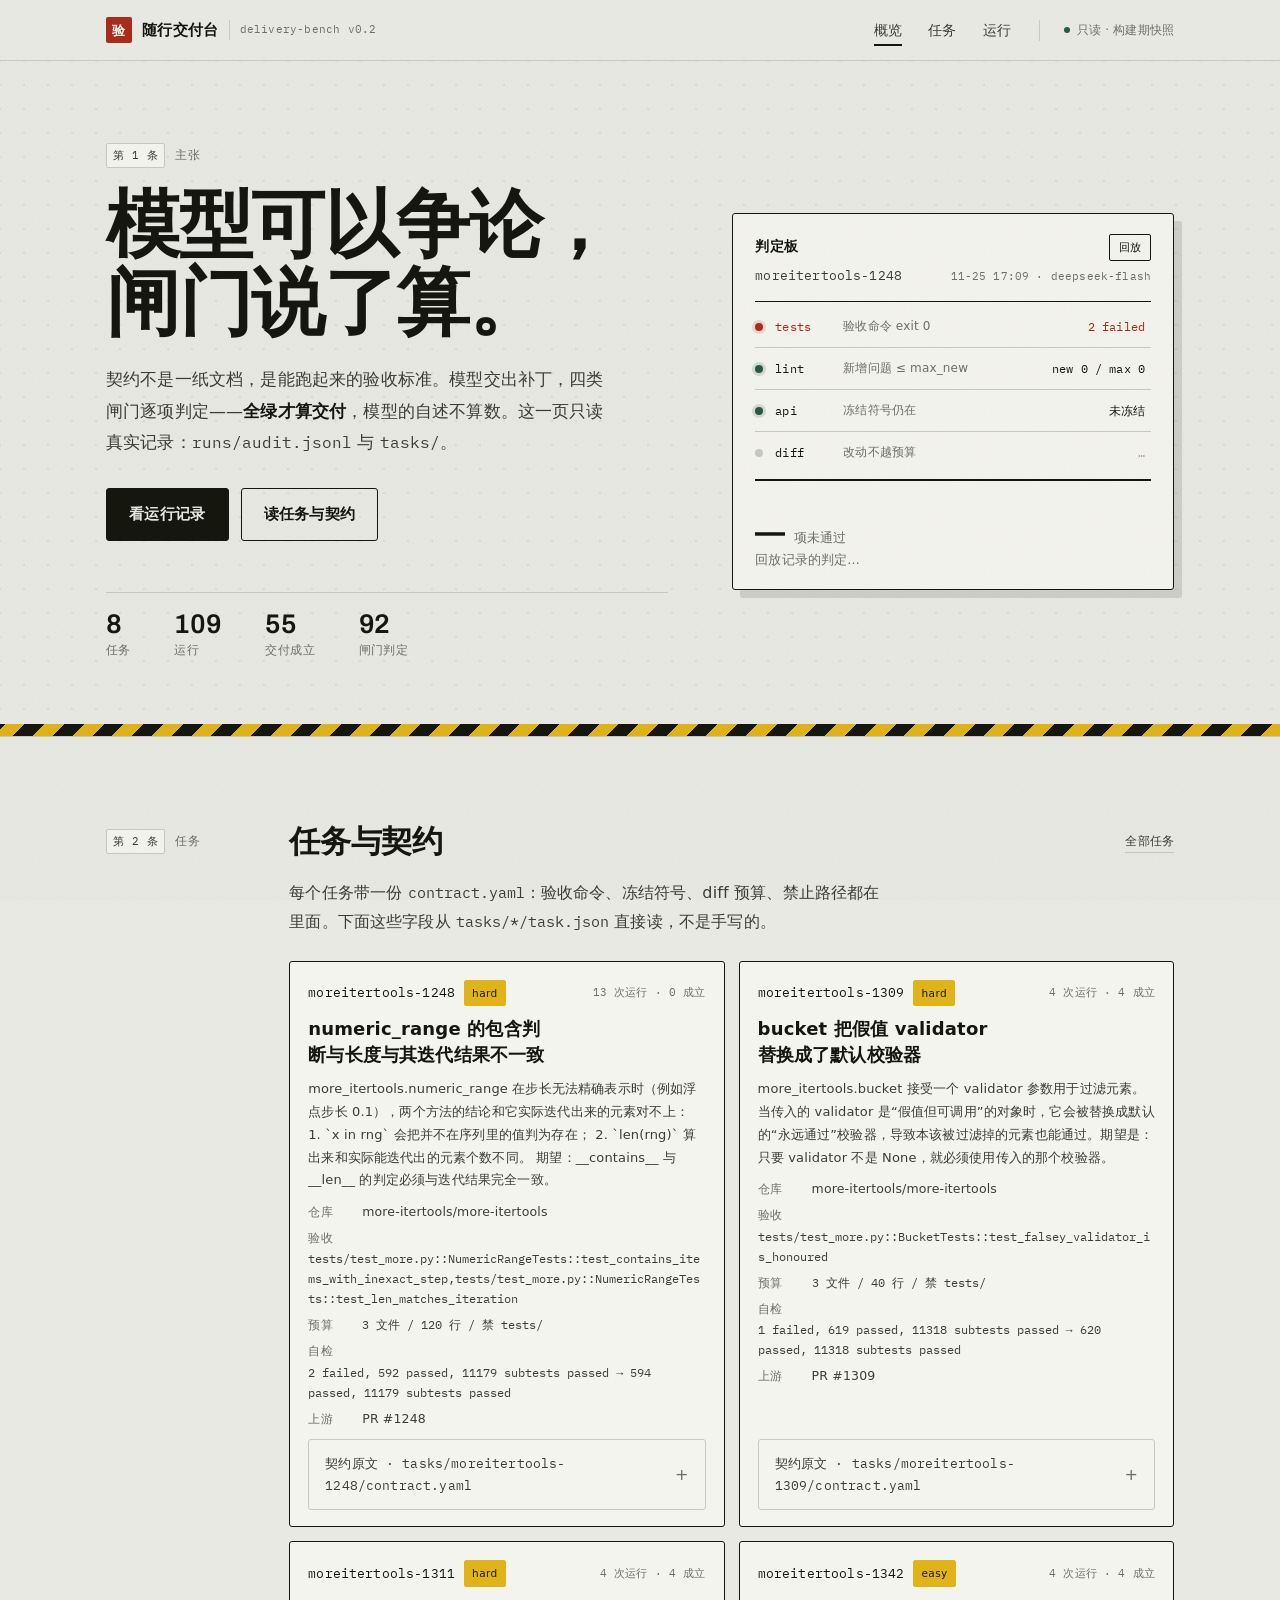
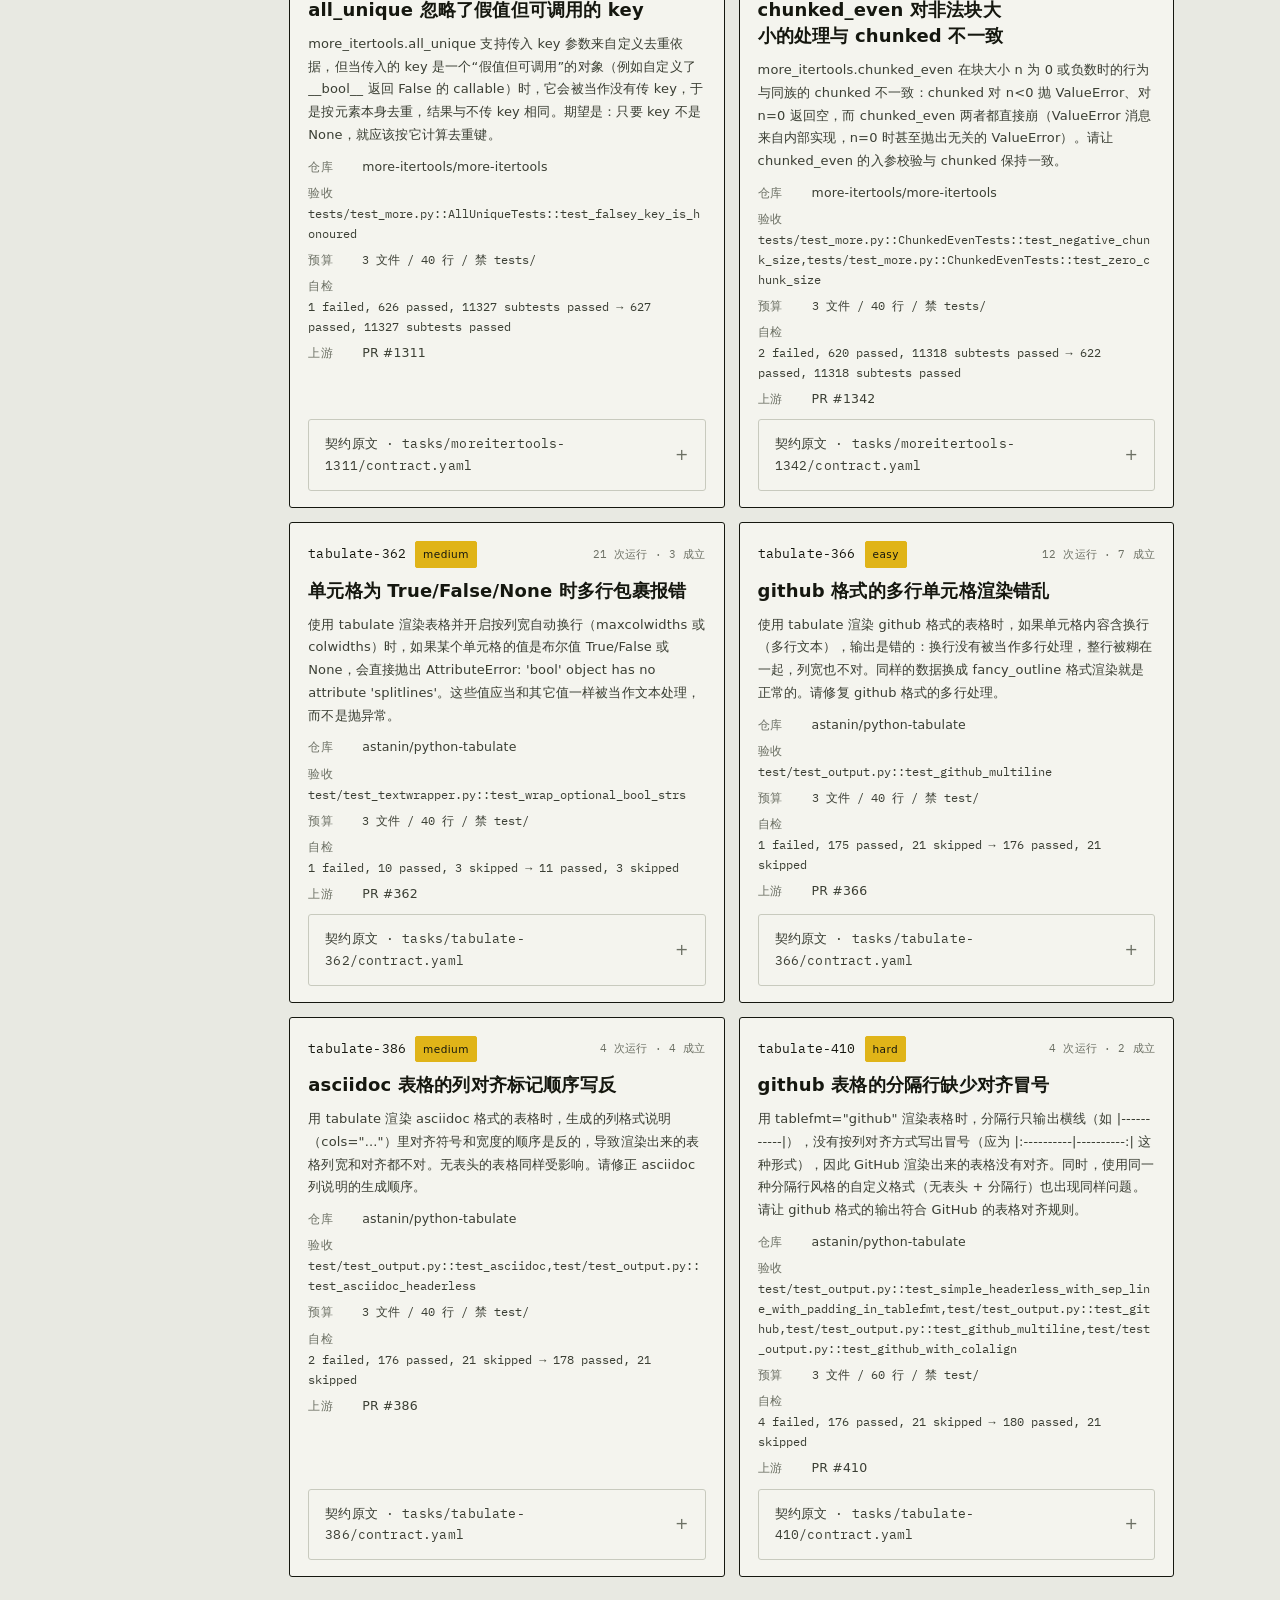
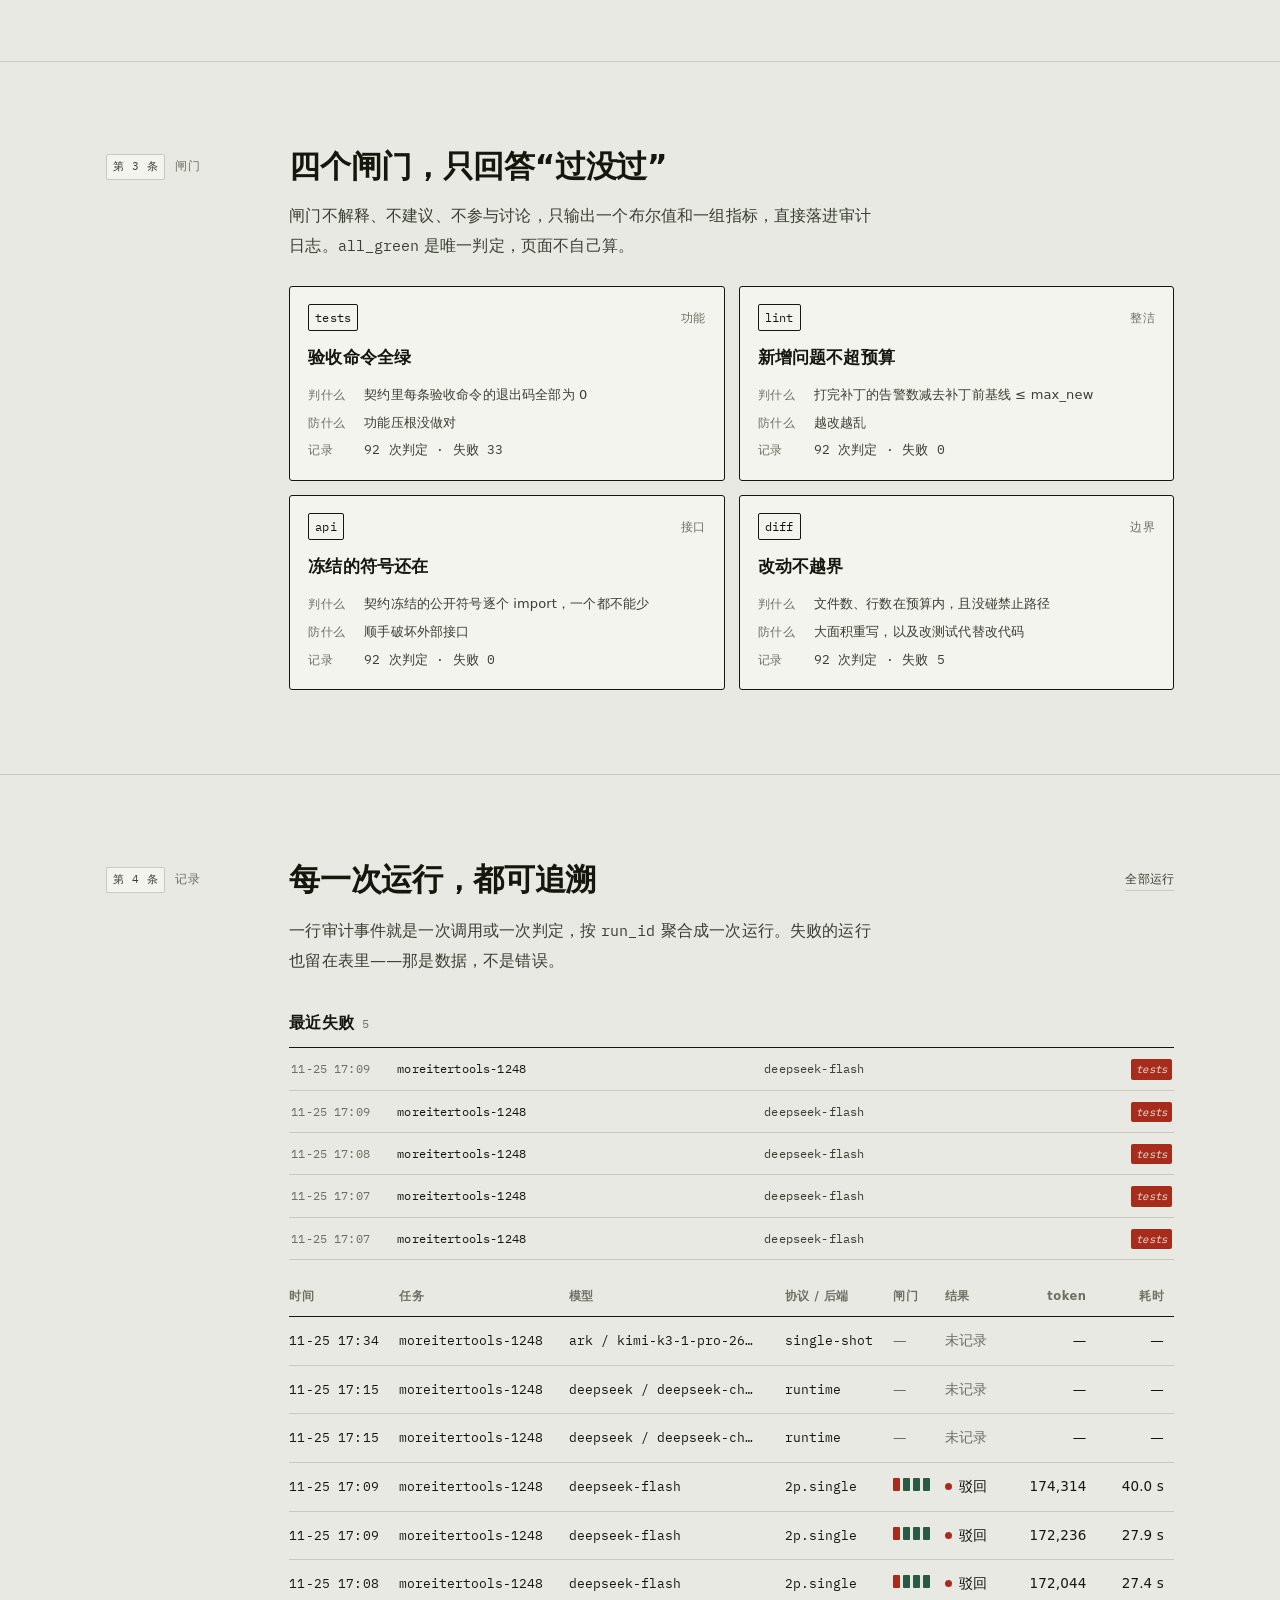
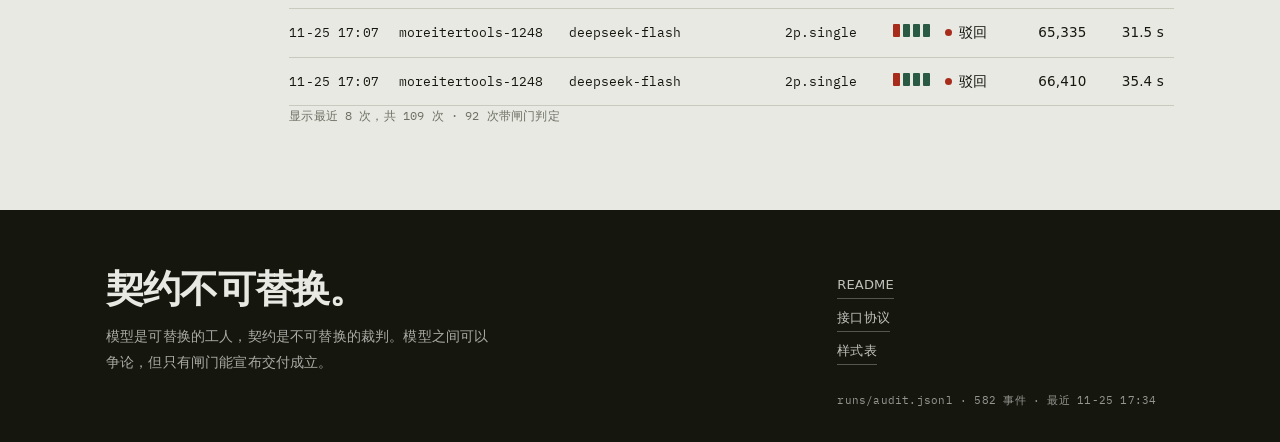
<file: web/index.html>
<!doctype html>
<html lang="zh-CN">
<head>
<meta charset="utf-8">
<meta name="viewport" content="width=device-width, initial-scale=1">
<title>随行交付台 — 模型可以争论，闸门说了算</title>
<meta name="description" content="以可执行验收契约为中心的多角色协作代码交付系统：模型交出补丁，四类闸门逐项判定，全绿才算交付。页面只读真实审计记录。">
<meta name="theme-color" content="#E8E9E2">
<link rel="icon" href="data:image/svg+xml,%3Csvg xmlns='http://www.w3.org/2000/svg' viewBox='0 0 32 32'%3E%3Crect width='32' height='32' fill='%23A82C1B'/%3E%3Crect x='4' y='4' width='24' height='24' fill='none' stroke='%23F4F4EE' stroke-width='1.5'/%3E%3C/svg%3E">
<link rel="stylesheet" href="assets/fonts/archivo.css">
<link rel="stylesheet" href="assets/fonts/plex.css">
<link rel="stylesheet" href="assets/styles.css">
<link rel="stylesheet" href="assets/print.css" media="print">
</head>
<body id="top">
<a class="skip" href="#main">跳到正文</a>

<header class="topbar">
  <div class="wrap topbar-in">
    <a class="brand" href="#/">
      <span class="brand-seal" aria-hidden="true">验</span>
      <span class="brand-name">随行交付台</span>
      <span class="brand-meta">delivery-bench v0.2</span>
    </a>
    <nav class="nav" aria-label="主导航">
      <a href="#/" data-route="home">概览</a>
      <a href="#/tasks" data-route="tasks">任务</a>
      <a href="#/runs" data-route="runs">运行</a>
    </nav>
    <p class="status"><span class="status-dot" aria-hidden="true"></span>只读 · 构建期快照</p>
  </div>
</header>

<main id="main">

  <div id="home" data-view="home">

    <section class="hero" id="claim">
      <div class="wrap hero-grid">
        <div class="hero-copy">
          <p class="clause"><span>第 1 条</span>主张</p>
          <h1 class="hero-title">模型可以争论，<br>闸门说了算。</h1>
          <p class="hero-lead">契约不是一纸文档，是能跑起来的验收标准。模型交出补丁，四类闸门逐项判定——<strong>全绿才算交付</strong>，模型的自述不算数。这一页只读真实记录：<span class="mono">runs/audit.jsonl</span> 与 <span class="mono">tasks/</span>。</p>
          <div class="hero-actions">
            <a class="btn btn-ink" href="#/runs">看运行记录</a>
            <a class="btn btn-ghost" href="#/tasks">读任务与契约</a>
          </div>
          <dl class="facts" id="facts">
            <div><dt>任务</dt><dd>—</dd></div>
            <div><dt>运行</dt><dd>—</dd></div>
            <div><dt>交付成立</dt><dd>—</dd></div>
            <div><dt>闸门判定</dt><dd>—</dd></div>
          </dl>
        </div>

        <aside class="board" id="board" aria-labelledby="board-title">
          <div class="board-head">
            <h2 class="board-title" id="board-title">判定板</h2>
            <button class="board-replay" id="replay" type="button">回放</button>
          </div>
          <p class="board-task"><span id="board-task">最近一次运行</span><span class="board-meta" id="board-meta"></span></p>

          <ol class="checks" id="checks" aria-label="四类闸门判定">
            <li class="check" data-state="idle">
              <span class="lamp" aria-hidden="true"></span>
              <span class="check-name">tests</span>
              <span class="check-desc">验收命令 exit 0</span>
              <span class="check-value">—</span>
            </li>
            <li class="check" data-state="idle">
              <span class="lamp" aria-hidden="true"></span>
              <span class="check-name">lint</span>
              <span class="check-desc">新增问题 ≤ max_new</span>
              <span class="check-value">—</span>
            </li>
            <li class="check" data-state="idle">
              <span class="lamp" aria-hidden="true"></span>
              <span class="check-name">api</span>
              <span class="check-desc">冻结符号仍在</span>
              <span class="check-value">—</span>
            </li>
            <li class="check" data-state="idle">
              <span class="lamp" aria-hidden="true"></span>
              <span class="check-name">diff</span>
              <span class="check-desc">改动不越预算</span>
              <span class="check-value">—</span>
            </li>
          </ol>

          <div class="board-foot" aria-live="polite">
            <div class="board-count-wrap">
              <p class="board-count"><b id="fail-count">—</b> 项未通过</p>
              <p class="board-sub" id="board-sub">等待数据</p>
            </div>
            <button class="seal" id="seal" type="button" title="盖章" aria-label="给这份判定盖章">判定</button>
          </div>
        </aside>
      </div>
    </section>

    <div class="tape" aria-hidden="true"></div>

    <section class="band" id="tasks">
      <div class="wrap band-grid">
        <p class="clause"><span>第 2 条</span>任务</p>
        <div class="band-body">
          <div class="band-head">
            <h2>任务与契约</h2>
            <a class="link-more" href="#/tasks">全部任务</a>
          </div>
          <p class="lead">每个任务带一份 <span class="mono">contract.yaml</span>：验收命令、冻结符号、diff 预算、禁止路径都在里面。下面这些字段从 <span class="mono">tasks/*/task.json</span> 直接读，不是手写的。</p>
          <div class="tasks" id="tasks-list"></div>
        </div>
      </div>
    </section>

    <section class="band" id="gates">
      <div class="wrap band-grid">
        <p class="clause"><span>第 3 条</span>闸门</p>
        <div class="band-body">
          <h2>四个闸门，只回答“过没过”</h2>
          <p class="lead">闸门不解释、不建议、不参与讨论，只输出一个布尔值和一组指标，直接落进审计日志。<span class="mono">all_green</span> 是唯一判定，页面不自己算。</p>

          <div class="gates">
            <article class="gate">
              <div class="gate-head"><span class="gate-code">tests</span><span class="gate-tag">功能</span></div>
              <h3>验收命令全绿</h3>
              <dl>
                <div><dt>判什么</dt><dd>契约里每条验收命令的退出码全部为 0</dd></div>
                <div><dt>防什么</dt><dd>功能压根没做对</dd></div>
                <div><dt>记录</dt><dd class="gate-stat" data-gate-stat="tests">—</dd></div>
              </dl>
            </article>

            <article class="gate">
              <div class="gate-head"><span class="gate-code">lint</span><span class="gate-tag">整洁</span></div>
              <h3>新增问题不超预算</h3>
              <dl>
                <div><dt>判什么</dt><dd>打完补丁的告警数减去补丁前基线 ≤ max_new</dd></div>
                <div><dt>防什么</dt><dd>越改越乱</dd></div>
                <div><dt>记录</dt><dd class="gate-stat" data-gate-stat="lint">—</dd></div>
              </dl>
            </article>

            <article class="gate">
              <div class="gate-head"><span class="gate-code">api</span><span class="gate-tag">接口</span></div>
              <h3>冻结的符号还在</h3>
              <dl>
                <div><dt>判什么</dt><dd>契约冻结的公开符号逐个 import，一个都不能少</dd></div>
                <div><dt>防什么</dt><dd>顺手破坏外部接口</dd></div>
                <div><dt>记录</dt><dd class="gate-stat" data-gate-stat="api">—</dd></div>
              </dl>
            </article>

            <article class="gate">
              <div class="gate-head"><span class="gate-code">diff</span><span class="gate-tag">边界</span></div>
              <h3>改动不越界</h3>
              <dl>
                <div><dt>判什么</dt><dd>文件数、行数在预算内，且没碰禁止路径</dd></div>
                <div><dt>防什么</dt><dd>大面积重写，以及改测试代替改代码</dd></div>
                <div><dt>记录</dt><dd class="gate-stat" data-gate-stat="diff">—</dd></div>
              </dl>
            </article>
          </div>
        </div>
      </div>
    </section>

    <section class="band" id="records">
      <div class="wrap band-grid">
        <p class="clause"><span>第 4 条</span>记录</p>
        <div class="band-body">
          <div class="band-head">
            <h2>每一次运行，都可追溯</h2>
            <a class="link-more" href="#/runs">全部运行</a>
          </div>
          <p class="lead">一行审计事件就是一次调用或一次判定，按 <span class="mono">run_id</span> 聚合成一次运行。失败的运行也留在表里——那是数据，不是错误。</p>

          <div id="recent-fails"></div>

          <div class="table-scroll">
            <table class="runs">
              <caption class="sr-only">最近 8 次交付运行</caption>
              <thead>
                <tr>
                  <th scope="col">时间</th>
                  <th scope="col">任务</th>
                  <th scope="col">模型</th>
                  <th scope="col">协议 / 后端</th>
                  <th scope="col">闸门</th>
                  <th scope="col">结果</th>
                  <th scope="col" class="num">token</th>
                  <th scope="col" class="num">耗时</th>
                </tr>
              </thead>
              <tbody id="runs-body">
                <tr><td colspan="8" class="table-empty">正在读取数据…</td></tr>
              </tbody>
            </table>
          </div>

          <p class="runs-note" id="runs-note">—</p>
        </div>
      </div>
    </section>

  </div>

  <div id="app" data-view="app" hidden></div>

</main>

<footer class="foot">
  <div class="wrap foot-in">
    <div class="foot-left">
      <p class="foot-line">契约不可替换。</p>
      <p class="foot-copy">模型是可替换的工人，契约是不可替换的裁判。模型之间可以争论，但只有闸门能宣布交付成立。</p>
    </div>
    <div class="foot-right">
      <nav class="foot-links" aria-label="文档">
        <a href="../README.md">README</a>
        <a href="../docs/接口协议.md">接口协议</a>
        <a href="style.html">样式表</a>
      </nav>
      <p class="foot-meta" id="foot-meta">数据快照 · 尚未生成</p>
    </div>
  </div>
</footer>

<script src="data/site.js"></script>
<script src="assets/app.js" defer></script>
</body>
</html>
</file>
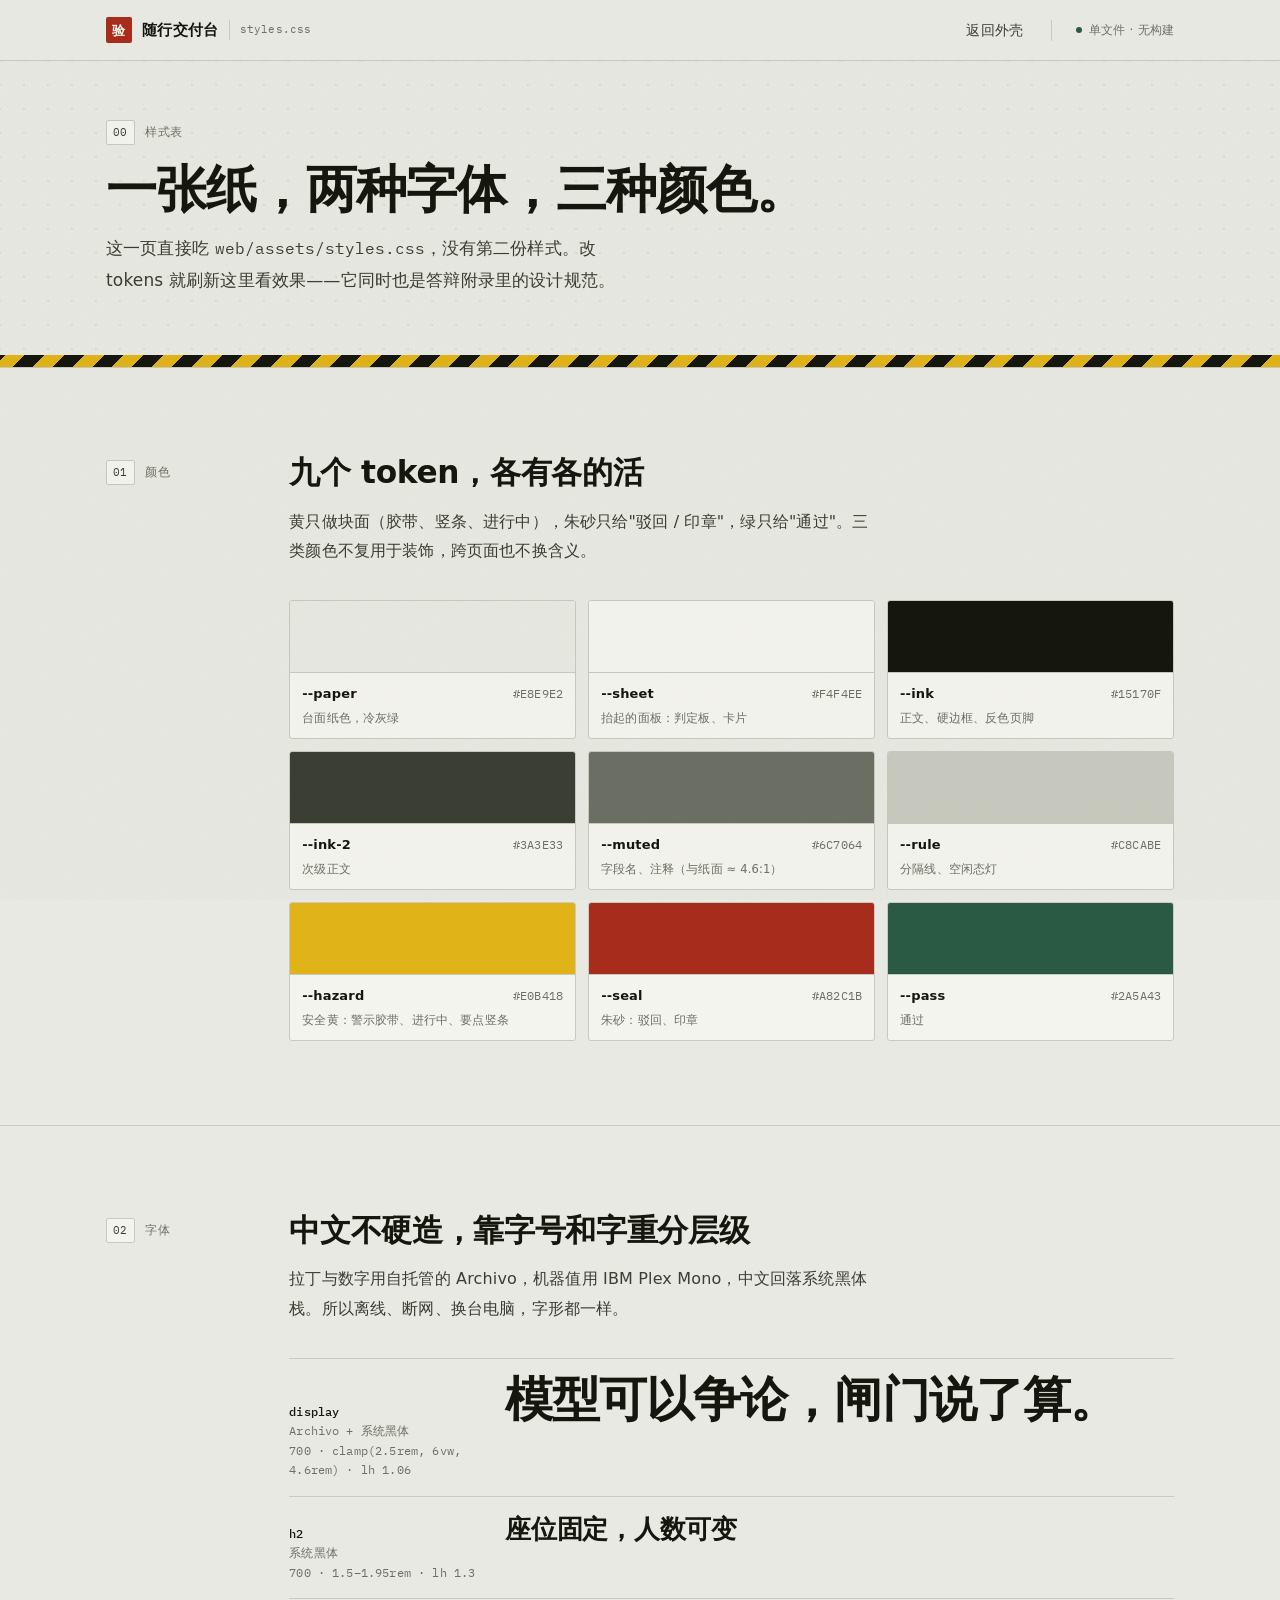
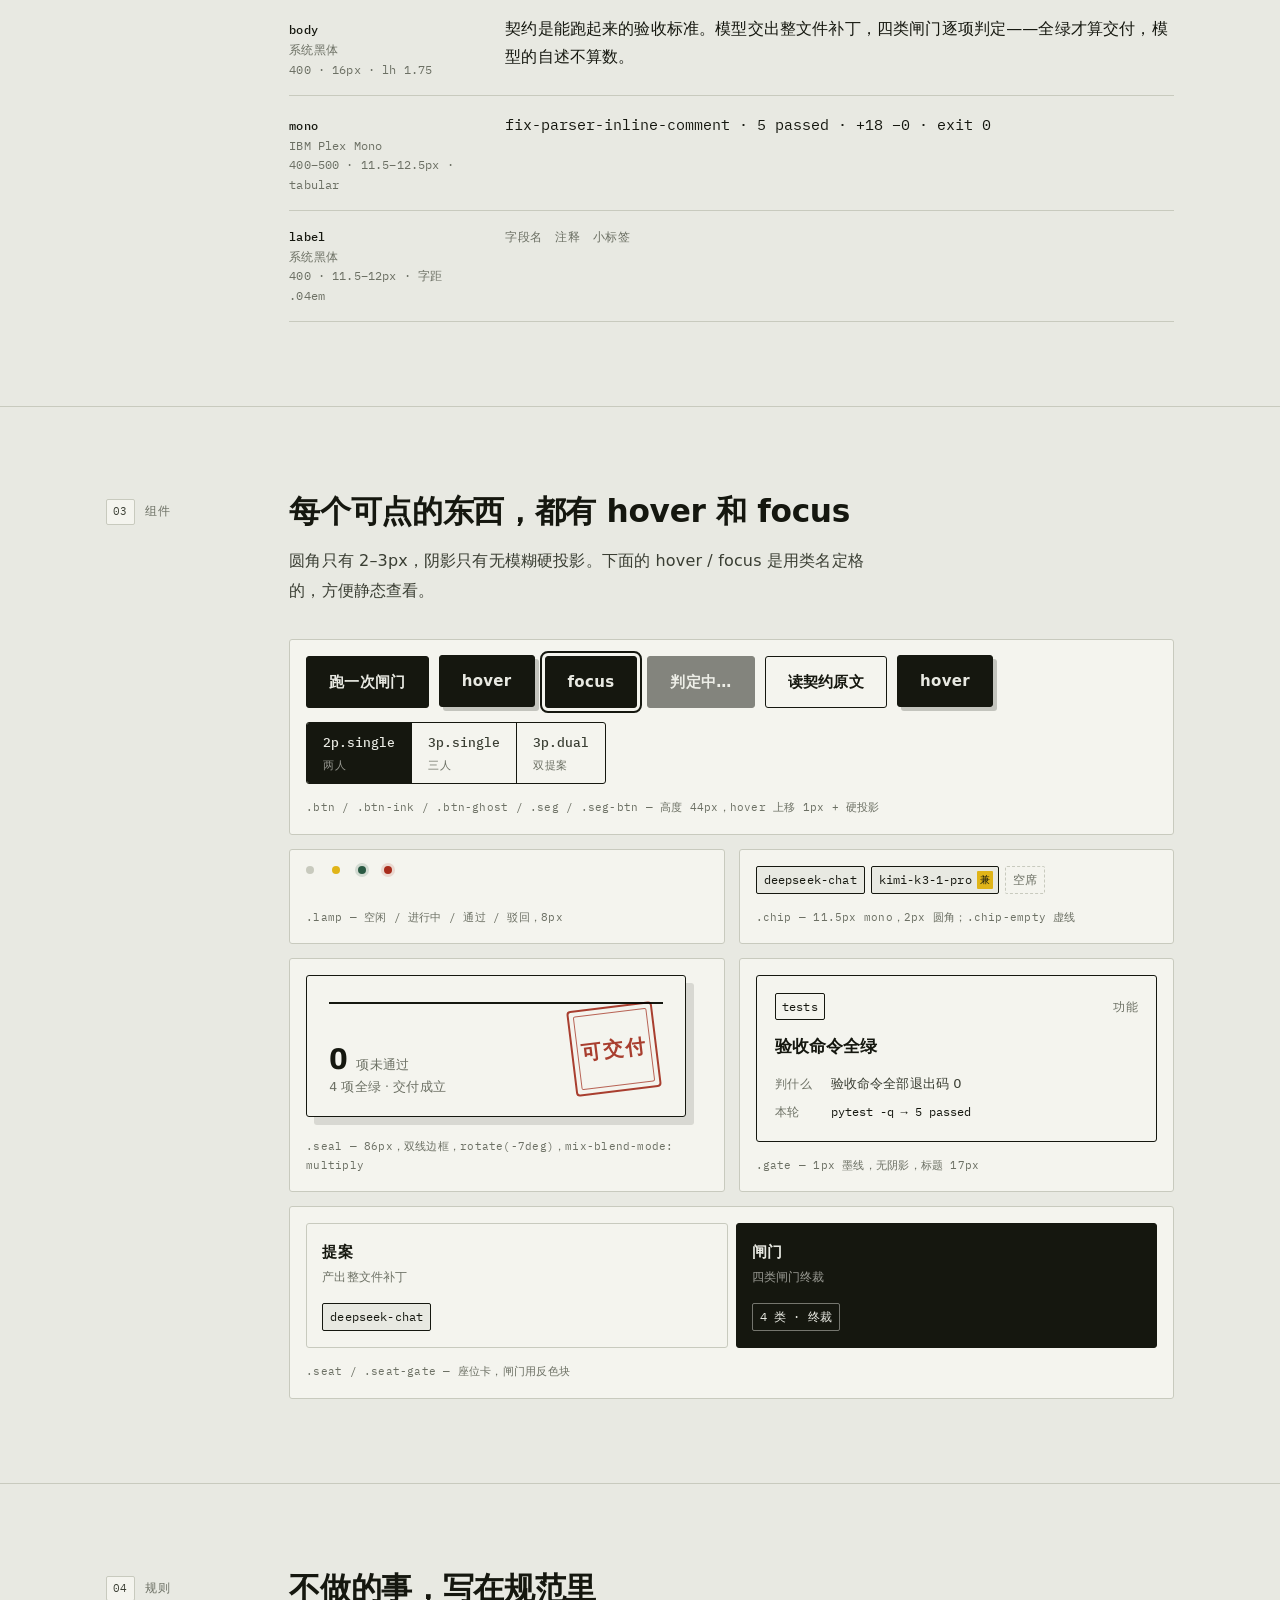
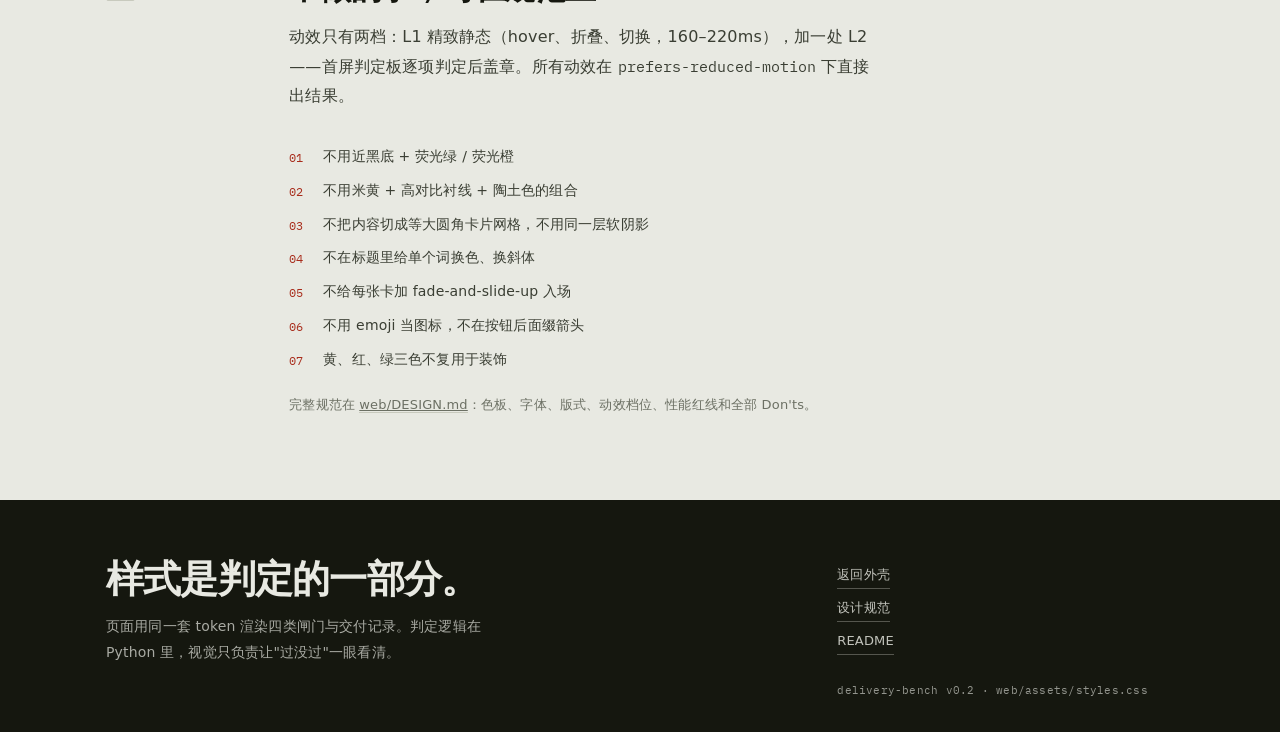
<file: web/style.html>
<!doctype html>
<html lang="zh-CN">
<head>
<meta charset="utf-8">
<meta name="viewport" content="width=device-width, initial-scale=1">
<title>样式表 — 随行交付台</title>
<meta name="description" content="web/assets/styles.css 的活样式表：颜色、字体、组件与状态。">
<meta name="theme-color" content="#E8E9E2">
<link rel="icon" href="data:image/svg+xml,%3Csvg xmlns='http://www.w3.org/2000/svg' viewBox='0 0 32 32'%3E%3Crect width='32' height='32' fill='%23A82C1B'/%3E%3Crect x='4' y='4' width='24' height='24' fill='none' stroke='%23F4F4EE' stroke-width='1.5'/%3E%3C/svg%3E">
<link rel="stylesheet" href="assets/fonts/archivo.css">
<link rel="stylesheet" href="assets/fonts/plex.css">
<link rel="stylesheet" href="assets/styles.css">
<style>
  /* 只属于这一页的排版容器，不改动 tokens */
  .spec-block { margin-top: 28px; }
  .spec-block:first-of-type { margin-top: 34px; }

  .swatches {
    display: grid;
    grid-template-columns: repeat(3, minmax(0, 1fr));
    gap: 12px;
  }
  .swatch {
    border: 1px solid var(--rule);
    border-radius: 3px;
    overflow: hidden;
    background: var(--sheet);
  }
  .swatch-chip { height: 72px; border-bottom: 1px solid var(--rule); }
  .swatch-meta {
    display: flex; align-items: baseline; justify-content: space-between; gap: 8px;
    padding: 10px 12px 4px;
  }
  .swatch-name { font-size: 13px; font-weight: 600; }
  .swatch-hex { font-family: var(--mono); font-size: 11.5px; color: var(--muted); }
  .swatch-use { padding: 0 12px 11px; font-size: 11.5px; line-height: 1.5; color: var(--muted); }

  .type-row {
    display: grid;
    grid-template-columns: 196px minmax(0, 1fr);
    gap: 20px;
    padding: 16px 0;
    border-top: 1px solid var(--rule);
    align-items: baseline;
  }
  .type-row:last-child { border-bottom: 1px solid var(--rule); }
  .type-road {
    font-family: var(--mono); font-size: 11.5px; line-height: 1.7;
    color: var(--muted);
  }
  .type-road b { display: block; color: var(--ink); font-weight: 500; }
  .type-sample { min-width: 0; }

  .demo-grid {
    display: grid;
    grid-template-columns: repeat(2, minmax(0, 1fr));
    gap: 14px;
  }
  .demo {
    border: 1px solid var(--rule);
    border-radius: 3px;
    background: var(--sheet);
    padding: 16px;
    display: flex; flex-direction: column; gap: 14px;
  }
  .demo-wide { grid-column: 1 / -1; }
  .demo-cap {
    font-family: var(--mono); font-size: 11px; letter-spacing: .02em;
    color: var(--muted); margin-top: auto;
  }
  .demo-row { display: flex; flex-wrap: wrap; align-items: center; gap: 10px; }

  /* 用类名定格 hover / focus，方便在静态页里看状态 */
  .is-hover { transform: translateY(-1px); box-shadow: 4px 4px 0 rgba(21, 23, 15, .22); }
  .btn-ghost.is-hover { background: var(--ink); color: var(--paper); }
  .is-focus { outline: 2px solid var(--ink); outline-offset: 3px; }

  .lamp--idle { background: var(--rule); }
  .lamp--running { background: var(--hazard); }
  .lamp--pass { background: var(--pass); box-shadow: 0 0 0 3px rgba(42, 90, 67, .16); }
  .lamp--fail { background: var(--seal); box-shadow: 0 0 0 3px rgba(168, 44, 27, .14); }

  .mini-board { position: relative; max-width: 380px; }
  .mini-board .board-foot { min-height: 96px; padding-right: 96px; }

  .donts { display: grid; gap: 10px; counter-reset: d; }
  .donts li {
    display: grid; grid-template-columns: 26px minmax(0, 1fr); gap: 8px;
    font-size: 14px; line-height: 1.7; color: var(--ink-2);
  }
  .donts li::before {
    counter-increment: d; content: counter(d, decimal-leading-zero);
    font-family: var(--mono); font-size: 11.5px; color: var(--seal);
    padding-top: 3px;
  }

  @media (max-width: 900px) {
    .swatches { grid-template-columns: repeat(2, minmax(0, 1fr)); }
    .demo-grid { grid-template-columns: minmax(0, 1fr); }
    .type-row { grid-template-columns: minmax(0, 1fr); gap: 8px; }
  }
  @media (max-width: 560px) {
    .swatches { grid-template-columns: minmax(0, 1fr); }
  }
</style>
</head>
<body>
<a class="skip" href="#main">跳到正文</a>

<header class="topbar">
  <div class="wrap topbar-in">
    <a class="brand" href="index.html">
      <span class="brand-seal" aria-hidden="true">验</span>
      <span class="brand-name">随行交付台</span>
      <span class="brand-meta">styles.css</span>
    </a>
    <nav class="nav" aria-label="页面">
      <a href="index.html">返回外壳</a>
    </nav>
    <p class="status"><span class="status-dot" aria-hidden="true"></span>单文件 · 无构建</p>
  </div>
</header>

<main id="main">

  <section class="hero" style="padding-block: clamp(36px, 4.6vw, 60px)">
    <div class="wrap">
      <p class="clause"><span>00</span>样式表</p>
      <h1 class="hero-title" style="font-size: clamp(2rem, 4.4vw, 3.2rem)">一张纸，两种字体，三种颜色。</h1>
      <p class="hero-lead" style="margin-top: 16px">这一页直接吃 <span class="mono">web/assets/styles.css</span>，没有第二份样式。改 tokens 就刷新这里看效果——它同时也是答辩附录里的设计规范。</p>
    </div>
  </section>

  <div class="tape" aria-hidden="true"></div>

  <section class="band" id="color">
    <div class="wrap band-grid">
      <p class="clause"><span>01</span>颜色</p>
      <div class="band-body">
        <h2>九个 token，各有各的活</h2>
        <p class="lead">黄只做块面（胶带、竖条、进行中），朱砂只给"驳回 / 印章"，绿只给"通过"。三类颜色不复用于装饰，跨页面也不换含义。</p>

        <div class="spec-block swatches">
          <div class="swatch">
            <div class="swatch-chip" style="background: var(--paper)"></div>
            <div class="swatch-meta"><span class="swatch-name">--paper</span><span class="swatch-hex">#E8E9E2</span></div>
            <p class="swatch-use">台面纸色，冷灰绿</p>
          </div>
          <div class="swatch">
            <div class="swatch-chip" style="background: var(--sheet)"></div>
            <div class="swatch-meta"><span class="swatch-name">--sheet</span><span class="swatch-hex">#F4F4EE</span></div>
            <p class="swatch-use">抬起的面板：判定板、卡片</p>
          </div>
          <div class="swatch">
            <div class="swatch-chip" style="background: var(--ink)"></div>
            <div class="swatch-meta"><span class="swatch-name">--ink</span><span class="swatch-hex">#15170F</span></div>
            <p class="swatch-use">正文、硬边框、反色页脚</p>
          </div>
          <div class="swatch">
            <div class="swatch-chip" style="background: var(--ink-2)"></div>
            <div class="swatch-meta"><span class="swatch-name">--ink-2</span><span class="swatch-hex">#3A3E33</span></div>
            <p class="swatch-use">次级正文</p>
          </div>
          <div class="swatch">
            <div class="swatch-chip" style="background: var(--muted)"></div>
            <div class="swatch-meta"><span class="swatch-name">--muted</span><span class="swatch-hex">#6C7064</span></div>
            <p class="swatch-use">字段名、注释（与纸面 ≈ 4.6:1）</p>
          </div>
          <div class="swatch">
            <div class="swatch-chip" style="background: var(--rule)"></div>
            <div class="swatch-meta"><span class="swatch-name">--rule</span><span class="swatch-hex">#C8CABE</span></div>
            <p class="swatch-use">分隔线、空闲态灯</p>
          </div>
          <div class="swatch">
            <div class="swatch-chip" style="background: var(--hazard)"></div>
            <div class="swatch-meta"><span class="swatch-name">--hazard</span><span class="swatch-hex">#E0B418</span></div>
            <p class="swatch-use">安全黄：警示胶带、进行中、要点竖条</p>
          </div>
          <div class="swatch">
            <div class="swatch-chip" style="background: var(--seal)"></div>
            <div class="swatch-meta"><span class="swatch-name">--seal</span><span class="swatch-hex">#A82C1B</span></div>
            <p class="swatch-use">朱砂：驳回、印章</p>
          </div>
          <div class="swatch">
            <div class="swatch-chip" style="background: var(--pass)"></div>
            <div class="swatch-meta"><span class="swatch-name">--pass</span><span class="swatch-hex">#2A5A43</span></div>
            <p class="swatch-use">通过</p>
          </div>
        </div>
      </div>
    </div>
  </section>

  <section class="band" id="type">
    <div class="wrap band-grid">
      <p class="clause"><span>02</span>字体</p>
      <div class="band-body">
        <h2>中文不硬造，靠字号和字重分层级</h2>
        <p class="lead">拉丁与数字用自托管的 Archivo，机器值用 IBM Plex Mono，中文回落系统黑体栈。所以离线、断网、换台电脑，字形都一样。</p>

        <div class="spec-block">
          <div class="type-row">
            <div class="type-road"><b>display</b>Archivo + 系统黑体<br>700 · clamp(2.5rem, 6vw, 4.6rem) · lh 1.06</div>
            <div class="type-sample hero-title" style="font-size: clamp(2rem, 4.2vw, 3rem)">模型可以争论，闸门说了算。</div>
          </div>
          <div class="type-row">
            <div class="type-road"><b>h2</b>系统黑体<br>700 · 1.5–1.95rem · lh 1.3</div>
            <div class="type-sample" style="font-size: 1.6rem; font-weight: 700; line-height: 1.3; letter-spacing: -.01em">座位固定，人数可变</div>
          </div>
          <div class="type-row">
            <div class="type-road"><b>body</b>系统黑体<br>400 · 16px · lh 1.75</div>
            <div class="type-sample">契约是能跑起来的验收标准。模型交出整文件补丁，四类闸门逐项判定——全绿才算交付，模型的自述不算数。</div>
          </div>
          <div class="type-row">
            <div class="type-road"><b>mono</b>IBM Plex Mono<br>400–500 · 11.5–12.5px · tabular</div>
            <div class="type-sample mono">fix-parser-inline-comment · 5 passed · +18 −0 · exit 0</div>
          </div>
          <div class="type-row">
            <div class="type-road"><b>label</b>系统黑体<br>400 · 11.5–12px · 字距 .04em</div>
            <div class="type-sample" style="font-size: 12px; letter-spacing: .04em; color: var(--muted)">字段名　注释　小标签</div>
          </div>
        </div>
      </div>
    </div>
  </section>

  <section class="band" id="parts">
    <div class="wrap band-grid">
      <p class="clause"><span>03</span>组件</p>
      <div class="band-body">
        <h2>每个可点的东西，都有 hover 和 focus</h2>
        <p class="lead">圆角只有 2–3px，阴影只有无模糊硬投影。下面的 hover / focus 是用类名定格的，方便静态查看。</p>

        <div class="spec-block demo-grid">
          <div class="demo demo-wide">
            <div class="demo-row">
              <button class="btn btn-ink" type="button">跑一次闸门</button>
              <button class="btn btn-ink is-hover" type="button">hover</button>
              <button class="btn btn-ink is-focus" type="button">focus</button>
              <button class="btn btn-ink" type="button" disabled>判定中…</button>
              <a class="btn btn-ghost" href="#parts">读契约原文</a>
              <button class="btn btn-ghost is-hover" type="button">hover</button>
            </div>
            <div class="demo-row">
              <div class="seg" role="tablist" aria-label="示例排班">
                <button class="seg-btn is-on" type="button" role="tab" aria-selected="true">2p.single<em>两人</em></button>
                <button class="seg-btn" type="button" role="tab" aria-selected="false">3p.single<em>三人</em></button>
                <button class="seg-btn" type="button" role="tab" aria-selected="false">3p.dual<em>双提案</em></button>
              </div>
            </div>
            <p class="demo-cap">.btn / .btn-ink / .btn-ghost / .seg / .seg-btn — 高度 44px，hover 上移 1px + 硬投影</p>
          </div>

          <div class="demo">
            <div class="demo-row" style="gap: 18px">
              <span class="lamp lamp--idle"></span>
              <span class="lamp lamp--running"></span>
              <span class="lamp lamp--pass"></span>
              <span class="lamp lamp--fail"></span>
            </div>
            <p class="demo-cap">.lamp — 空闲 / 进行中 / 通过 / 驳回，8px</p>
          </div>

          <div class="demo">
            <div class="demo-row" style="gap: 6px">
              <span class="chip">deepseek-chat</span>
              <span class="chip">kimi-k3-1-pro<span class="chip-tag">兼</span></span>
              <span class="chip chip-empty">空席</span>
            </div>
            <p class="demo-cap">.chip — 11.5px mono，2px 圆角；.chip-empty 虚线</p>
          </div>

          <div class="demo">
            <div class="mini-board board">
              <div class="board-foot">
                <div class="board-count-wrap">
                  <p class="board-count"><b>0</b> 项未通过</p>
                  <p class="board-sub">4 项全绿 · 交付成立</p>
                </div>
                <button class="seal is-on" type="button" aria-label="印章示例">可交付</button>
              </div>
            </div>
            <p class="demo-cap">.seal — 86px，双线边框，rotate(-7deg)，mix-blend-mode: multiply</p>
          </div>

          <div class="demo">
            <article class="gate" style="border-color: var(--ink)">
              <div class="gate-head"><span class="gate-code">tests</span><span class="gate-tag">功能</span></div>
              <h3>验收命令全绿</h3>
              <dl>
                <div><dt>判什么</dt><dd>验收命令全部退出码 0</dd></div>
                <div><dt>本轮</dt><dd class="mono">pytest -q → 5 passed</dd></div>
              </dl>
            </article>
            <p class="demo-cap">.gate — 1px 墨线，无阴影，标题 17px</p>
          </div>

          <div class="demo demo-wide">
            <div class="demo-row" style="gap: 8px; align-items: stretch">
              <article class="seat" style="flex: 1; min-height: 0">
                <h3>提案</h3>
                <p class="seat-job">产出整文件补丁</p>
                <ul class="chips"><li class="chip">deepseek-chat</li></ul>
              </article>
              <article class="seat seat-gate" style="flex: 1; min-height: 0">
                <h3>闸门</h3>
                <p class="seat-job">四类闸门终裁</p>
                <ul class="chips"><li class="chip">4 类 · 终裁</li></ul>
              </article>
            </div>
            <p class="demo-cap">.seat / .seat-gate — 座位卡，闸门用反色块</p>
          </div>
        </div>
      </div>
    </div>
  </section>

  <section class="band" id="rules">
    <div class="wrap band-grid">
      <p class="clause"><span>04</span>规则</p>
      <div class="band-body">
        <h2>不做的事，写在规范里</h2>
        <p class="lead">动效只有两档：L1 精致静态（hover、折叠、切换，160–220ms），加一处 L2——首屏判定板逐项判定后盖章。所有动效在 <span class="mono">prefers-reduced-motion</span> 下直接出结果。</p>

        <ol class="spec-block donts">
          <li>不用近黑底 + 荧光绿 / 荧光橙</li>
          <li>不用米黄 + 高对比衬线 + 陶土色的组合</li>
          <li>不把内容切成等大圆角卡片网格，不用同一层软阴影</li>
          <li>不在标题里给单个词换色、换斜体</li>
          <li>不给每张卡加 fade-and-slide-up 入场</li>
          <li>不用 emoji 当图标，不在按钮后面缀箭头</li>
          <li>黄、红、绿三色不复用于装饰</li>
        </ol>

        <p class="iron" style="margin-top: 22px">完整规范在 <a href="DESIGN.md" style="border-bottom: 1px solid var(--rule)">web/DESIGN.md</a>：色板、字体、版式、动效档位、性能红线和全部 Don'ts。</p>
      </div>
    </div>
  </section>

</main>

<footer class="foot">
  <div class="wrap foot-in">
    <div class="foot-left">
      <p class="foot-line">样式是判定的一部分。</p>
      <p class="foot-copy">页面用同一套 token 渲染四类闸门与交付记录。判定逻辑在 Python 里，视觉只负责让"过没过"一眼看清。</p>
    </div>
    <div class="foot-right">
      <nav class="foot-links" aria-label="文档">
        <a href="index.html">返回外壳</a>
        <a href="DESIGN.md">设计规范</a>
        <a href="../README.md">README</a>
      </nav>
      <p class="foot-meta">delivery-bench v0.2 · web/assets/styles.css</p>
    </div>
  </div>
</footer>
</body>
</html>
</file>
<file: web/assets/fonts/archivo.css>
/* vietnamese */
@font-face {
  font-family: 'Archivo';
  font-style: normal;
  font-weight: 400;
  font-stretch: 100%;
  font-display: swap;
  src: url(archivo-00.woff2) format('woff2');
  unicode-range: U+0102-0103, U+0110-0111, U+0128-0129, U+0168-0169, U+01A0-01A1, U+01AF-01B0, U+0300-0301, U+0303-0304, U+0308-0309, U+0323, U+0329, U+1EA0-1EF9, U+20AB;
}
/* latin-ext */
@font-face {
  font-family: 'Archivo';
  font-style: normal;
  font-weight: 400;
  font-stretch: 100%;
  font-display: swap;
  src: url(archivo-01.woff2) format('woff2');
  unicode-range: U+0100-02BA, U+02BD-02C5, U+02C7-02CC, U+02CE-02D7, U+02DD-02FF, U+0304, U+0308, U+0329, U+1D00-1DBF, U+1E00-1E9F, U+1EF2-1EFF, U+2020, U+20A0-20AB, U+20AD-20C4, U+2113, U+2C60-2C7F, U+A720-A7FF;
}
/* latin */
@font-face {
  font-family: 'Archivo';
  font-style: normal;
  font-weight: 400;
  font-stretch: 100%;
  font-display: swap;
  src: url(archivo-02.woff2) format('woff2');
  unicode-range: U+0000-00FF, U+0131, U+0152-0153, U+02BB-02BC, U+02C6, U+02DA, U+02DC, U+0304, U+0308, U+0329, U+2000-206F, U+20AC, U+2122, U+2191, U+2193, U+2212, U+2215, U+FEFF, U+FFFD;
}
/* vietnamese */
@font-face {
  font-family: 'Archivo';
  font-style: normal;
  font-weight: 600;
  font-stretch: 100%;
  font-display: swap;
  src: url(archivo-00.woff2) format('woff2');
  unicode-range: U+0102-0103, U+0110-0111, U+0128-0129, U+0168-0169, U+01A0-01A1, U+01AF-01B0, U+0300-0301, U+0303-0304, U+0308-0309, U+0323, U+0329, U+1EA0-1EF9, U+20AB;
}
/* latin-ext */
@font-face {
  font-family: 'Archivo';
  font-style: normal;
  font-weight: 600;
  font-stretch: 100%;
  font-display: swap;
  src: url(archivo-01.woff2) format('woff2');
  unicode-range: U+0100-02BA, U+02BD-02C5, U+02C7-02CC, U+02CE-02D7, U+02DD-02FF, U+0304, U+0308, U+0329, U+1D00-1DBF, U+1E00-1E9F, U+1EF2-1EFF, U+2020, U+20A0-20AB, U+20AD-20C4, U+2113, U+2C60-2C7F, U+A720-A7FF;
}
/* latin */
@font-face {
  font-family: 'Archivo';
  font-style: normal;
  font-weight: 600;
  font-stretch: 100%;
  font-display: swap;
  src: url(archivo-02.woff2) format('woff2');
  unicode-range: U+0000-00FF, U+0131, U+0152-0153, U+02BB-02BC, U+02C6, U+02DA, U+02DC, U+0304, U+0308, U+0329, U+2000-206F, U+20AC, U+2122, U+2191, U+2193, U+2212, U+2215, U+FEFF, U+FFFD;
}
/* vietnamese */
@font-face {
  font-family: 'Archivo';
  font-style: normal;
  font-weight: 800;
  font-stretch: 100%;
  font-display: swap;
  src: url(archivo-00.woff2) format('woff2');
  unicode-range: U+0102-0103, U+0110-0111, U+0128-0129, U+0168-0169, U+01A0-01A1, U+01AF-01B0, U+0300-0301, U+0303-0304, U+0308-0309, U+0323, U+0329, U+1EA0-1EF9, U+20AB;
}
/* latin-ext */
@font-face {
  font-family: 'Archivo';
  font-style: normal;
  font-weight: 800;
  font-stretch: 100%;
  font-display: swap;
  src: url(archivo-01.woff2) format('woff2');
  unicode-range: U+0100-02BA, U+02BD-02C5, U+02C7-02CC, U+02CE-02D7, U+02DD-02FF, U+0304, U+0308, U+0329, U+1D00-1DBF, U+1E00-1E9F, U+1EF2-1EFF, U+2020, U+20A0-20AB, U+20AD-20C4, U+2113, U+2C60-2C7F, U+A720-A7FF;
}
/* latin */
@font-face {
  font-family: 'Archivo';
  font-style: normal;
  font-weight: 800;
  font-stretch: 100%;
  font-display: swap;
  src: url(archivo-02.woff2) format('woff2');
  unicode-range: U+0000-00FF, U+0131, U+0152-0153, U+02BB-02BC, U+02C6, U+02DA, U+02DC, U+0304, U+0308, U+0329, U+2000-206F, U+20AC, U+2122, U+2191, U+2193, U+2212, U+2215, U+FEFF, U+FFFD;
}
</file>
<file: web/assets/fonts/plex.css>
/* cyrillic-ext */
@font-face {
  font-family: 'IBM Plex Mono';
  font-style: normal;
  font-weight: 400;
  font-display: swap;
  src: url(plex-03.woff2) format('woff2');
  unicode-range: U+0460-052F, U+1C80-1C8A, U+20B4, U+2DE0-2DFF, U+A640-A69F, U+FE2E-FE2F;
}
/* cyrillic */
@font-face {
  font-family: 'IBM Plex Mono';
  font-style: normal;
  font-weight: 400;
  font-display: swap;
  src: url(plex-04.woff2) format('woff2');
  unicode-range: U+0301, U+0400-045F, U+0490-0491, U+04B0-04B1, U+2116;
}
/* symbols2 */
@font-face {
  font-family: 'IBM Plex Mono';
  font-style: normal;
  font-weight: 400;
  font-display: swap;
  src: url(plex-05.woff2) format('woff2');
  unicode-range: U+2000-2001, U+2004-2008, U+200A, U+23B8-23BD, U+2500-259F;
}
/* vietnamese */
@font-face {
  font-family: 'IBM Plex Mono';
  font-style: normal;
  font-weight: 400;
  font-display: swap;
  src: url(plex-01.woff2) format('woff2');
  unicode-range: U+0102-0103, U+0110-0111, U+0128-0129, U+0168-0169, U+01A0-01A1, U+01AF-01B0, U+0300-0301, U+0303-0304, U+0308-0309, U+0323, U+0329, U+1EA0-1EF9, U+20AB;
}
/* latin-ext */
@font-face {
  font-family: 'IBM Plex Mono';
  font-style: normal;
  font-weight: 400;
  font-display: swap;
  src: url(plex-02.woff2) format('woff2');
  unicode-range: U+0100-02BA, U+02BD-02C5, U+02C7-02CC, U+02CE-02D7, U+02DD-02FF, U+0304, U+0308, U+0329, U+1D00-1DBF, U+1E00-1E9F, U+1EF2-1EFF, U+2020, U+20A0-20AB, U+20AD-20C4, U+2113, U+2C60-2C7F, U+A720-A7FF;
}
/* latin */
@font-face {
  font-family: 'IBM Plex Mono';
  font-style: normal;
  font-weight: 400;
  font-display: swap;
  src: url(plex-00.woff2) format('woff2');
  unicode-range: U+0000-00FF, U+0131, U+0152-0153, U+02BB-02BC, U+02C6, U+02DA, U+02DC, U+0304, U+0308, U+0329, U+2000-206F, U+20AC, U+2122, U+2191, U+2193, U+2212, U+2215, U+FEFF, U+FFFD;
}
/* cyrillic-ext */
@font-face {
  font-family: 'IBM Plex Mono';
  font-style: normal;
  font-weight: 500;
  font-display: swap;
  src: url(plex-06.woff2) format('woff2');
  unicode-range: U+0460-052F, U+1C80-1C8A, U+20B4, U+2DE0-2DFF, U+A640-A69F, U+FE2E-FE2F;
}
/* cyrillic */
@font-face {
  font-family: 'IBM Plex Mono';
  font-style: normal;
  font-weight: 500;
  font-display: swap;
  src: url(plex-10.woff2) format('woff2');
  unicode-range: U+0301, U+0400-045F, U+0490-0491, U+04B0-04B1, U+2116;
}
/* symbols2 */
@font-face {
  font-family: 'IBM Plex Mono';
  font-style: normal;
  font-weight: 500;
  font-display: swap;
  src: url(plex-11.woff2) format('woff2');
  unicode-range: U+2000-2001, U+2004-2008, U+200A, U+23B8-23BD, U+2500-259F;
}
/* vietnamese */
@font-face {
  font-family: 'IBM Plex Mono';
  font-style: normal;
  font-weight: 500;
  font-display: swap;
  src: url(plex-08.woff2) format('woff2');
  unicode-range: U+0102-0103, U+0110-0111, U+0128-0129, U+0168-0169, U+01A0-01A1, U+01AF-01B0, U+0300-0301, U+0303-0304, U+0308-0309, U+0323, U+0329, U+1EA0-1EF9, U+20AB;
}
/* latin-ext */
@font-face {
  font-family: 'IBM Plex Mono';
  font-style: normal;
  font-weight: 500;
  font-display: swap;
  src: url(plex-07.woff2) format('woff2');
  unicode-range: U+0100-02BA, U+02BD-02C5, U+02C7-02CC, U+02CE-02D7, U+02DD-02FF, U+0304, U+0308, U+0329, U+1D00-1DBF, U+1E00-1E9F, U+1EF2-1EFF, U+2020, U+20A0-20AB, U+20AD-20C4, U+2113, U+2C60-2C7F, U+A720-A7FF;
}
/* latin */
@font-face {
  font-family: 'IBM Plex Mono';
  font-style: normal;
  font-weight: 500;
  font-display: swap;
  src: url(plex-09.woff2) format('woff2');
  unicode-range: U+0000-00FF, U+0131, U+0152-0153, U+02BB-02BC, U+02C6, U+02DA, U+02DC, U+0304, U+0308, U+0329, U+2000-206F, U+20AC, U+2122, U+2191, U+2193, U+2212, U+2215, U+FEFF, U+FFFD;
}
</file>
<file: web/assets/styles.css>
/* ==========================================================================
   随行交付台 · 外壳样式
   规范见 web/DESIGN.md。单文件、零构建、零 CDN。
   ========================================================================== */

:root {
  --paper: #e8e9e2;
  --sheet: #f4f4ee;
  --ink: #15170f;
  --ink-2: #3a3e33;
  --muted: #6c7064;
  --rule: #c8cabe;
  --hazard: #e0b418;
  --seal: #a82c1b;
  --pass: #2a5a43;

  --sans: system-ui, -apple-system, "Segoe UI", "PingFang SC", "HarmonyOS Sans SC",
          "Source Han Sans SC", "Noto Sans SC", "Microsoft YaHei", sans-serif;
  --display: "Archivo", var(--sans);
  --mono: "IBM Plex Mono", ui-monospace, "Cascadia Mono", Consolas, monospace;

  --wrap: 1180px;
  --pad: clamp(20px, 4.6vw, 56px);
}

*, *::before, *::after { box-sizing: border-box; }

html {
  scroll-behavior: smooth;
  scroll-padding-top: 84px;
  -webkit-text-size-adjust: 100%;
}

body {
  margin: 0;
  background: var(--paper);
  color: var(--ink);
  font-family: var(--sans);
  font-size: 16px;
  line-height: 1.75;
  letter-spacing: .01em;
  -webkit-font-smoothing: antialiased;
  text-rendering: optimizeLegibility;
}

::selection { background: var(--hazard); color: var(--ink); }

h1, h2, h3 { margin: 0; text-wrap: balance; }
p { margin: 0; }
ul, ol, dl, dd { margin: 0; padding: 0; }
li { list-style: none; }
a { color: inherit; }
button { font: inherit; color: inherit; }

.mono { font-family: var(--mono); font-size: .94em; letter-spacing: 0; }

.sr-only {
  position: absolute; width: 1px; height: 1px; padding: 0; margin: -1px;
  overflow: hidden; clip: rect(0 0 0 0); white-space: nowrap; border: 0;
}

.skip {
  position: fixed; top: 8px; left: 8px; z-index: 100;
  padding: 10px 16px; background: var(--ink); color: var(--paper);
  font-size: 14px; text-decoration: none; border-radius: 3px;
  transform: translateY(-160%); transition: transform .2s;
}
.skip:focus { transform: translateY(0); }

:focus-visible {
  outline: 2px solid var(--ink);
  outline-offset: 3px;
}

.wrap {
  max-width: var(--wrap);
  margin-inline: auto;
  padding-inline: var(--pad);
}

/* ---------- 顶栏 ---------------------------------------------------------- */

.topbar {
  position: sticky; top: 0; z-index: 50;
  background: var(--paper);
  background: color-mix(in srgb, var(--paper) 88%, transparent);
  border-bottom: 1px solid var(--rule);
  backdrop-filter: blur(10px);
}

.topbar-in {
  display: flex; align-items: center; gap: 28px;
  min-height: 60px;
}

.brand {
  display: inline-flex; align-items: center; gap: 10px;
  text-decoration: none; flex-shrink: 0;
}

.brand-seal {
  width: 26px; height: 26px;
  display: grid; place-items: center;
  background: var(--seal); color: #f4f4ee;
  font-size: 13px; font-weight: 700; line-height: 1;
  border-radius: 2px;
}

.brand-name { font-size: 15px; font-weight: 700; letter-spacing: .02em; }

.brand-meta {
  font-family: var(--mono); font-size: 11px;
  color: var(--muted); letter-spacing: .02em;
  padding-left: 10px; border-left: 1px solid var(--rule);
}

.nav { display: flex; gap: 26px; margin-left: auto; }

.nav a {
  position: relative;
  font-size: 14px; color: var(--ink-2); text-decoration: none;
  padding: 4px 0;
}
.nav a::after {
  content: ""; position: absolute; left: 0; right: 0; bottom: 0;
  height: 2px; background: var(--ink);
  transform: scaleX(0); transform-origin: left;
  transition: transform .18s ease;
}
.nav a:hover { color: var(--ink); }
.nav a:hover::after, .nav a.is-active::after { transform: scaleX(1); }

.status {
  display: inline-flex; align-items: center; gap: 7px;
  font-size: 12px; color: var(--muted); white-space: nowrap;
  padding-left: 24px; border-left: 1px solid var(--rule);
}
.status-dot {
  width: 6px; height: 6px; border-radius: 50%;
  background: var(--pass);
}

/* ---------- 首屏 ---------------------------------------------------------- */

.hero {
  padding-block: clamp(44px, 6.4vw, 88px) clamp(38px, 5vw, 68px);
  background-image: radial-gradient(circle at 1px 1px, rgba(21, 23, 15, .07) 1px, transparent 0);
  background-size: 24px 24px;
  background-position: -1px -1px;
}

.hero-grid {
  display: grid;
  grid-template-columns: minmax(0, 1.12fr) minmax(0, .88fr);
  gap: clamp(32px, 5vw, 72px);
  align-items: center;
}

.clause {
  display: flex; align-items: baseline; gap: 10px;
  font-size: 12px; letter-spacing: .06em; color: var(--muted);
  margin-bottom: 18px;
}
.clause span {
  font-family: var(--mono); font-size: 11px;
  letter-spacing: .04em; color: var(--ink-2);
  padding: 2px 6px; border: 1px solid var(--rule);
  border-radius: 2px; background: var(--sheet);
}

.hero-title {
  font-family: var(--display);
  font-size: clamp(2.5rem, 6vw, 4.6rem);
  line-height: 1.06;
  font-weight: 700;
  letter-spacing: -.02em;
}

.hero-lead {
  margin-top: 22px;
  max-width: 30em;
  font-size: 17px; line-height: 1.85;
  color: var(--ink-2);
}
.hero-lead strong { font-weight: 600; color: var(--ink); }

.hero-actions {
  margin-top: 30px;
  display: flex; flex-wrap: wrap; gap: 12px;
}

.btn {
  display: inline-flex; align-items: center; justify-content: center;
  gap: 8px;
  padding: 12px 22px;
  border: 1px solid var(--ink);
  border-radius: 3px;
  font-family: var(--sans); font-size: 15px; font-weight: 600;
  letter-spacing: .02em; text-decoration: none; cursor: pointer;
  transition: transform .16s ease, box-shadow .16s ease, background .16s ease, color .16s ease;
}
.btn-ink { background: var(--ink); color: var(--paper); }
.btn-ink:hover { transform: translateY(-1px); box-shadow: 4px 4px 0 rgba(21, 23, 15, .22); }
.btn-ink:active { transform: translateY(0); box-shadow: none; }
.btn-ghost { background: transparent; color: var(--ink); }
.btn-ghost:hover { background: var(--ink); color: var(--paper); }
.btn:disabled { opacity: .5; cursor: not-allowed; transform: none; box-shadow: none; }

.facts {
  margin-top: clamp(34px, 4vw, 52px);
  padding-top: 18px;
  border-top: 1px solid var(--rule);
  display: flex; flex-wrap: wrap;
  gap: clamp(20px, 3.4vw, 48px);
}
.facts > div { display: flex; flex-direction: column-reverse; gap: 2px; }
.facts dt { font-size: 11.5px; color: var(--muted); letter-spacing: .04em; }
.facts dd {
  font-family: var(--display); font-size: 27px; font-weight: 600;
  line-height: 1; font-variant-numeric: tabular-nums;
  letter-spacing: -.01em;
}
.facts dd i { font-style: normal; color: var(--muted); font-size: 18px; margin-inline: 2px; }

/* ---------- 判定板 -------------------------------------------------------- */

.board {
  position: relative;
  background: var(--sheet);
  border: 1px solid var(--ink);
  border-radius: 3px;
  padding: 20px 22px 18px;
  box-shadow: 8px 8px 0 rgba(21, 23, 15, .12);
}

.board-head {
  display: flex; align-items: baseline; justify-content: space-between; gap: 12px;
}
.board-title { font-size: 14px; font-weight: 700; letter-spacing: .04em; }
.board-tag {
  font-family: var(--mono); font-size: 11px; color: var(--muted);
  border: 1px solid var(--rule); border-radius: 2px; padding: 2px 6px;
}

.board-task {
  display: flex; align-items: baseline; justify-content: space-between; gap: 12px;
  font-family: var(--mono); font-size: 12.5px; color: var(--muted);
  padding: 4px 0 14px;
  border-bottom: 1px solid var(--ink);
  margin-bottom: 4px;
  overflow-wrap: anywhere;
}
.board-task > span:first-child {
  overflow: hidden; text-overflow: ellipsis; white-space: nowrap;
  color: var(--ink-2);
}
.board-meta { font-size: 11px; white-space: nowrap; color: var(--muted); }

.board-replay {
  font-family: var(--mono); font-size: 11px; letter-spacing: .02em;
  padding: 3px 9px;
  background: transparent;
  border: 1px solid var(--ink);
  border-radius: 2px;
  color: var(--ink);
  cursor: pointer;
  transition: background .16s ease, color .16s ease;
}
.board-replay:hover { background: var(--ink); color: var(--paper); }
.board-replay[hidden] { display: none; }

.check {
  display: grid;
  grid-template-columns: 10px 58px minmax(0, 1fr) auto;
  align-items: center; column-gap: 10px;
  padding: 10px 6px 10px 0;
  border-bottom: 1px solid var(--rule);
  transition: background .2s ease;
}
.check:last-child { border-bottom: 0; }

.lamp {
  width: 8px; height: 8px; border-radius: 50%;
  background: var(--rule);
  transition: background .2s ease, box-shadow .2s ease;
}
.check-name {
  font-family: var(--mono); font-size: 12px; color: var(--ink);
  letter-spacing: .02em;
}
.check-desc { font-size: 12px; color: var(--muted); line-height: 1.4; }
.check-value {
  font-family: var(--mono); font-size: 12px;
  font-variant-numeric: tabular-nums;
  color: var(--muted); opacity: .6;
  text-align: right; white-space: nowrap;
  transition: opacity .2s ease, color .2s ease;
}

.check[data-state="running"] { background: rgba(224, 180, 24, .12); }
.check[data-state="running"] .lamp { background: var(--hazard); animation: lamp-blink .8s ease-in-out infinite; }
.check[data-state="running"] .check-value { opacity: 1; color: var(--ink); }

.check[data-state="pass"] .lamp { background: var(--pass); box-shadow: 0 0 0 3px rgba(42, 90, 67, .16); }
.check[data-state="pass"] .check-value { opacity: 1; color: var(--ink); }

.check[data-state="fail"] .lamp { background: var(--seal); box-shadow: 0 0 0 3px rgba(168, 44, 27, .14); }
.check[data-state="fail"] .check-value { opacity: 1; color: var(--seal); }
.check[data-state="fail"] .check-name { color: var(--seal); }

@keyframes lamp-blink { 50% { opacity: .35; } }

.board-foot {
  position: relative;
  display: flex; align-items: flex-end; justify-content: space-between; gap: 16px;
  margin-top: 6px; padding-top: 16px;
  border-top: 2px solid var(--ink);
  min-height: 92px;
}
.board-count {
  font-size: 12.5px; color: var(--muted);
}
.board-count b {
  font-family: var(--display); font-size: 30px; font-weight: 800;
  color: var(--ink); font-variant-numeric: tabular-nums;
  margin-right: 4px; line-height: 1;
}
.board-sub { font-size: 12.5px; color: var(--muted); }

.seal {
  position: absolute; right: 6px; bottom: 6px;
  width: 86px; height: 86px;
  display: grid; place-items: center;
  background: transparent;
  border: 2.5px solid var(--seal);
  border-radius: 4px;
  color: var(--seal);
  font-family: var(--sans); font-size: 20px; font-weight: 700;
  letter-spacing: .1em;
  white-space: nowrap;
  cursor: pointer;
  opacity: 0;
  transform: rotate(-14deg) scale(1.35);
  transition: opacity .2s ease, transform .46s cubic-bezier(.2, 1.5, .35, 1);
  pointer-events: none;
}
.seal::before {
  content: ""; position: absolute; inset: 4px;
  border: 1px solid currentColor; border-radius: 2px; opacity: .8;
}
.seal.is-on {
  opacity: .9;
  transform: rotate(-7deg) scale(1);
  pointer-events: auto;
  mix-blend-mode: multiply;
}
.seal.is-wide { font-size: 15px; letter-spacing: .03em; }
.board.has-verdict .board-foot { padding-right: 96px; }

/* ---------- 警示胶带：全页唯一一处 --------------------------------------- */

.tape {
  height: 12px;
  background: repeating-linear-gradient(-45deg,
    var(--hazard) 0 14px, var(--ink) 14px 28px);
}

/* ---------- 段落骨架 ------------------------------------------------------ */

.band {
  padding-block: clamp(52px, 6.6vw, 84px);
  border-top: 1px solid var(--rule);
}
.band:first-of-type { border-top: 0; }

.band-grid {
  display: grid;
  grid-template-columns: 132px minmax(0, 1fr);
  gap: clamp(22px, 4vw, 56px);
}
.band-grid .clause { margin: 0; padding-top: 8px; }

.band-body h2 {
  font-size: clamp(1.5rem, 2.5vw, 1.95rem);
  line-height: 1.3;
  font-weight: 700;
  letter-spacing: -.01em;
  margin-bottom: 14px;
}

.band-head {
  display: flex; align-items: center; justify-content: space-between;
  flex-wrap: wrap; gap: 16px 24px;
}
.band-head h2 { margin-bottom: 0; }
.band-head + .lead { margin-top: 16px; }

.lead {
  max-width: 58ch;
  font-size: 16px; line-height: 1.85;
  color: var(--ink-2);
}

/* ---------- 排班 ---------------------------------------------------------- */

.seg {
  margin-top: 0;
  display: inline-flex;
  border: 1px solid var(--ink);
  border-radius: 3px;
  overflow: hidden;
  background: var(--sheet);
}
.seg-btn {
  display: flex; flex-direction: column; align-items: flex-start; gap: 1px;
  padding: 9px 16px 8px;
  background: transparent;
  border: 0; border-right: 1px solid var(--ink);
  font-family: var(--mono); font-size: 13px; font-weight: 500;
  color: var(--ink-2);
  cursor: pointer;
  transition: background .16s ease, color .16s ease;
}
.seg-btn:last-child { border-right: 0; }
.seg-btn em {
  font-family: var(--sans); font-style: normal; font-size: 11px;
  color: var(--muted); letter-spacing: .04em;
}
.seg-btn:hover { background: rgba(21, 23, 15, .05); }
.seg-btn.is-on { background: var(--ink); color: var(--paper); }
.seg-btn.is-on em { color: rgba(232, 233, 226, .62); }

.seats {
  margin-top: 22px;
  display: grid;
  grid-template-columns: repeat(3, minmax(0, 1fr)) minmax(0, .88fr);
  gap: 12px;
}

.seat {
  display: flex; flex-direction: column; gap: 3px;
  min-height: 138px;
  padding: 15px 15px 16px;
  background: var(--sheet);
  border: 1px solid var(--rule);
  border-radius: 3px;
  transition: border-color .2s ease, background .2s ease, opacity .2s ease;
}
.seat h3 { font-size: 15px; font-weight: 700; letter-spacing: .04em; }
.seat-job { font-size: 12px; line-height: 1.5; color: var(--muted); }
.seat.is-empty { background: transparent; border-style: dashed; }

.seat-gate {
  background: var(--ink);
  border-color: var(--ink);
  color: var(--paper);
}
.seat-gate .seat-job { color: rgba(232, 233, 226, .62); }
.seat-gate .chip {
  background: transparent;
  border-color: rgba(232, 233, 226, .45);
  color: var(--paper);
}

.chips {
  margin-top: auto; padding-top: 14px;
  display: flex; flex-wrap: wrap; gap: 6px;
}
.chip {
  display: inline-flex; align-items: center; gap: 5px;
  font-family: var(--mono); font-size: 11.5px;
  padding: 3px 7px;
  background: var(--paper);
  border: 1px solid var(--ink);
  border-radius: 2px;
  white-space: nowrap;
}
.chip-empty {
  border-style: dashed; border-color: var(--rule);
  color: var(--muted); background: transparent;
}
.chip-tag {
  font-family: var(--sans); font-size: 10px;
  padding: 0 3px; margin-right: -2px;
  background: var(--hazard); color: var(--ink);
  border-radius: 1px;
}

.arbiter {
  margin-top: 22px;
  display: flex; flex-wrap: wrap; align-items: baseline; gap: 4px 14px;
  padding: 10px 0 10px 14px;
  border-left: 3px solid var(--hazard);
  font-size: 14px;
}
.arbiter span { font-size: 11.5px; letter-spacing: .04em; color: var(--muted); }
.arbiter b { font-weight: 600; }

.iron {
  margin-top: 14px;
  font-size: 13px; color: var(--muted);
}

/* ---------- 闸门 ---------------------------------------------------------- */

.gates {
  margin-top: 26px;
  display: grid;
  grid-template-columns: repeat(2, minmax(0, 1fr));
  gap: 14px;
}

.gate {
  padding: 17px 18px 19px;
  background: var(--sheet);
  border: 1px solid var(--ink);
  border-radius: 3px;
}
.gate-head {
  display: flex; align-items: center; justify-content: space-between;
  margin-bottom: 12px;
}
.gate-code {
  font-family: var(--mono); font-size: 12px; letter-spacing: .02em;
  padding: 2px 6px; border: 1px solid var(--ink); border-radius: 2px;
}
.gate-tag { font-size: 11.5px; color: var(--muted); letter-spacing: .04em; }

.gate h3 { font-size: 17px; font-weight: 700; margin-bottom: 12px; letter-spacing: .01em; }

.gate dl { display: grid; gap: 7px; }
.gate dl > div {
  display: grid; grid-template-columns: 46px minmax(0, 1fr); gap: 10px;
  align-items: baseline;
}
.gate dt { font-size: 11.5px; color: var(--muted); letter-spacing: .04em; }
.gate dd { font-size: 13px; line-height: 1.6; color: var(--ink-2); }
.gate dd.mono { font-size: 12px; color: var(--ink); }

/* ---------- 契约原文 ------------------------------------------------------ */

.contract {
  margin-top: 16px;
  border: 1px solid var(--rule);
  border-radius: 3px;
  background: var(--sheet);
  overflow: hidden;
}
.contract summary {
  display: flex; align-items: center; justify-content: space-between; gap: 12px;
  padding: 13px 16px;
  font-family: var(--mono); font-size: 12.5px; color: var(--ink-2);
  cursor: pointer;
  list-style: none;
}
.contract summary::-webkit-details-marker { display: none; }
.contract summary::after {
  content: "+"; font-family: var(--sans); font-size: 16px; color: var(--muted);
  transition: transform .2s ease;
}
.contract[open] summary::after { transform: rotate(45deg); }
.contract summary:hover { background: rgba(21, 23, 15, .035); }
.contract pre {
  margin: 0;
  padding: 2px 16px 18px;
  overflow-x: auto;
  border-top: 1px solid var(--rule);
  font-family: var(--mono); font-size: 12.5px; line-height: 1.75;
  color: var(--ink-2);
  tab-size: 2;
}
.contract .k { color: var(--ink); font-weight: 500; }
.contract .s { color: #55613f; }
.contract .c { color: var(--muted); }

/* ---------- 记录 ---------------------------------------------------------- */

.records {
  margin-top: 26px;
  display: grid;
  grid-template-columns: minmax(0, 1.45fr) minmax(0, .85fr);
  gap: clamp(20px, 3vw, 34px);
  align-items: start;
}

.table-scroll { overflow-x: auto; }

table { width: 100%; border-collapse: collapse; font-size: 13.5px; }

th {
  text-align: left;
  font-size: 11.5px; font-weight: 600; letter-spacing: .04em;
  color: var(--muted);
  padding: 0 12px 10px 0;
  border-bottom: 1.5px solid var(--ink);
  white-space: nowrap;
}
td {
  padding: 12px 12px 12px 0;
  border-bottom: 1px solid var(--rule);
  vertical-align: baseline;
  white-space: nowrap;
}
th.num, td.num { text-align: right; padding-right: 0; padding-left: 18px; }
tbody tr td { transition: background .16s ease; }
tbody tr:hover td { background: rgba(21, 23, 15, .04); }
td:first-child { font-family: var(--mono); font-size: 12.5px; }
td.num { font-variant-numeric: tabular-nums; }

.dot {
  display: inline-block; width: 7px; height: 7px; border-radius: 50%;
  margin-right: 7px; vertical-align: 1px;
}
.dot-pass { background: var(--pass); }
.dot-fail { background: var(--seal); }

.aside {
  padding: 18px 18px 20px;
  background: var(--sheet);
  border: 1px solid var(--rule);
  border-radius: 3px;
}
.aside h3 { font-size: 14px; font-weight: 700; letter-spacing: .02em; margin-bottom: 14px; }

.findings { display: grid; gap: 13px; }
.findings b {
  display: block;
  font-family: var(--display); font-size: 21px; font-weight: 700;
  line-height: 1.1; letter-spacing: -.01em;
  font-variant-numeric: tabular-nums;
}
.findings span { font-size: 12.5px; line-height: 1.6; color: var(--ink-2); }

.aside-note {
  margin-top: 16px; padding-top: 12px;
  border-top: 1px solid var(--rule);
  font-size: 12.5px; line-height: 1.7; color: var(--muted);
}

/* ---------- 页脚 ---------------------------------------------------------- */

.foot {
  background: var(--ink);
  color: var(--paper);
  padding-block: clamp(40px, 5vw, 56px) 32px;
}
.foot-in {
  display: grid;
  grid-template-columns: minmax(0, 1.35fr) minmax(0, .65fr);
  gap: 32px;
}
.foot-right {
  display: flex; flex-direction: column; align-items: flex-start;
  justify-content: space-between; gap: 26px;
  padding-top: 8px;
}
.foot-line {
  font-family: var(--display);
  font-size: clamp(1.6rem, 3.4vw, 2.4rem);
  font-weight: 700; letter-spacing: -.02em; line-height: 1.2;
}
.foot-copy {
  margin-top: 12px; max-width: 44ch;
  font-size: 14px; line-height: 1.8;
  color: rgba(232, 233, 226, .7);
}
.foot-links {
  display: flex; flex-direction: column; align-items: flex-start; gap: 8px;
}
.foot-links a {
  font-size: 13px; text-decoration: none;
  color: rgba(232, 233, 226, .82);
  border-bottom: 1px solid rgba(232, 233, 226, .3);
  padding-bottom: 1px;
}
.foot-links a:hover { color: var(--paper); border-bottom-color: var(--paper); }
.foot-link-group { display: flex; flex-direction: column; gap: 10px; }
.foot-meta {
  font-family: var(--mono); font-size: 11px; letter-spacing: .02em;
  color: rgba(232, 233, 226, .6);
}

/* 纸纹：全页一层极淡的噪点，避免大面积纯色发"塑料感" */
body::after {
  content: "";
  position: fixed; inset: 0; z-index: 1;
  pointer-events: none;
  opacity: .075;
  mix-blend-mode: multiply;
  background-image: url("data:image/svg+xml,%3Csvg xmlns='http://www.w3.org/2000/svg' width='160' height='160'%3E%3Cfilter id='n'%3E%3CfeTurbulence type='fractalNoise' baseFrequency='.8' numOctaves='3' stitchTiles='stitch'/%3E%3C/filter%3E%3Crect width='160' height='160' filter='url(%23n)'/%3E%3C/svg%3E");
  background-size: 160px 160px;
}

/* ---------- 任务卡（数据驱动） ------------------------------------------- */

.tasks {
  margin-top: 24px;
  display: grid;
  grid-template-columns: repeat(2, minmax(0, 1fr));
  gap: 14px;
}

.task {
  display: flex; flex-direction: column; gap: 10px;
  padding: 18px 18px 16px;
  background: var(--sheet);
  border: 1px solid var(--ink);
  border-radius: 3px;
}

.task-head { display: flex; align-items: center; gap: 9px; flex-wrap: wrap; }
.task-id { font-family: var(--mono); font-size: 12.5px; color: var(--ink); }
.chip-tier {
  font-family: var(--sans); font-size: 10.5px; letter-spacing: .04em;
  background: var(--hazard); border-color: var(--hazard); color: var(--ink);
}
.task-runs { margin-left: auto; font-family: var(--mono); font-size: 11px; color: var(--muted); }

.task h3 { font-size: 18px; line-height: 1.45; font-weight: 700; letter-spacing: .01em; }
.task-stmt { font-size: 13px; line-height: 1.75; color: var(--ink-2); }

.task-meta { display: grid; gap: 6px; }
.task-meta > div {
  display: grid; grid-template-columns: 44px minmax(0, 1fr); gap: 10px;
  align-items: baseline;
}
.task-meta dt { font-size: 11.5px; color: var(--muted); letter-spacing: .04em; }
.task-meta dd { font-size: 12.5px; line-height: 1.6; color: var(--ink-2); overflow-wrap: anywhere; }
.task-meta > div.wide { grid-template-columns: minmax(0, 1fr); gap: 1px; }

.task .contract { margin-top: auto; }
.task-warn { font-size: 12px; color: var(--seal); }

/* ---------- 运行记录表 ---------------------------------------------------- */

table.runs th, table.runs td { padding-right: 10px; }
table.runs td.nowrap { white-space: nowrap; }
table.runs tbody tr.is-hidden { display: none; }

.sig { display: inline-flex; gap: 3px; align-items: center; }
.sig i {
  display: block; width: 7px; height: 13px;
  border-radius: 1px;
  background: var(--rule);
}
.sig i.ok { background: var(--pass); }
.sig i.no { background: var(--seal); }

.table-empty {
  padding: 22px 0 !important;
  white-space: normal;
  font-size: 13px; line-height: 1.8;
  color: var(--muted);
}

.scroll-hint { display: none; }

.runs-foot {
  margin-top: 14px;
  display: flex; flex-wrap: wrap; align-items: center; justify-content: space-between;
  gap: 12px;
}
.runs-note { font-family: var(--mono); font-size: 11.5px; color: var(--muted); }
.runs-headline {
  display: flex; align-items: center; justify-content: space-between;
  gap: 12px; margin: 0 0 12px;
}
.runs-headline .runs-count { margin: 0; }

/* ---------- 运行对比 ------------------------------------------------------ */

.compare-summary {
  margin-top: 16px;
  font-size: 12px; color: var(--ink-2);
}
.compare-actions {
  display: flex; flex-wrap: wrap; gap: 18px;
  margin-top: 10px;
}
.compare-link { margin-top: 16px; }

.compare-table th { vertical-align: top; }
.th-main { display: block; }
.th-sub {
  display: block;
  max-width: 220px;
  overflow: hidden; text-overflow: ellipsis; white-space: nowrap;
  font-family: var(--mono); font-weight: 400; font-size: 10px;
  color: var(--muted);
}
.compare-table tbody tr.is-diff td { background: rgba(224, 180, 24, .12); }
.diff-flag {
  display: inline-block;
  font-family: var(--mono); font-size: 11px;
  padding: 1px 5px;
  background: var(--hazard);
  border-radius: 2px;
  white-space: nowrap;
}

.model-table td:first-child { font-family: var(--mono); font-size: 12.5px; }

.patch-missing {
  margin-top: 10px; padding: 12px 14px;
  border: 1px dashed var(--rule); border-radius: 3px;
  font-size: 13px; line-height: 1.7;
  color: var(--ink-2);
}
.patch-rationale { margin-top: 10px; font-size: 13px; line-height: 1.75; color: var(--ink-2); }
.patch-files { margin-top: 12px; display: grid; gap: 8px; }
.patch-file {
  border: 1px solid var(--rule); border-radius: 3px;
  background: var(--sheet);
  overflow: hidden;
}
.patch-file summary {
  display: flex; align-items: baseline; justify-content: space-between; gap: 12px;
  padding: 10px 14px;
  font-family: var(--mono); font-size: 12px;
  cursor: pointer; list-style: none;
}
.patch-file summary::-webkit-details-marker { display: none; }
.patch-file summary:hover { background: rgba(21, 23, 15, .035); }
.patch-size { font-size: 11px; color: var(--muted); white-space: nowrap; }
.patch-file-static {
  display: flex; align-items: baseline; justify-content: space-between; gap: 12px;
  margin: 0; padding: 10px 14px;
  border: 1px solid var(--rule); border-radius: 3px;
  font-family: var(--mono); font-size: 12px;
  color: var(--muted);
}
.patch-omitted {
  margin: 0; padding: 12px 14px;
  border-top: 1px solid var(--rule);
  font-size: 12px; line-height: 1.7; color: var(--muted);
}
.patch-code {
  margin: 0; padding: 12px 14px;
  max-height: 420px; overflow: auto;
  border-top: 1px solid var(--rule);
  font-family: var(--mono); font-size: 12px; line-height: 1.7;
}

/* ---------- 预算条 -------------------------------------------------------- */

.budget { margin-top: 12px; display: grid; gap: 10px; max-width: 680px; }
.meter {
  display: grid;
  grid-template-columns: 52px minmax(0, 1fr) auto;
  gap: 12px; align-items: center;
}
.meter-label { font-size: 12px; color: var(--muted); letter-spacing: .04em; }
.meter-bar {
  height: 6px;
  background: var(--rule);
  border-radius: 1px;
  overflow: hidden;
}
.meter-bar i { display: block; height: 100%; background: var(--ink); }
.meter.is-warn .meter-bar i { background: var(--hazard); }
.meter.is-over .meter-bar i { background: var(--seal); }
.meter-value {
  font-family: var(--mono); font-size: 11.5px; color: var(--ink-2);
  text-align: right; white-space: nowrap;
}
.meter.is-over .meter-value { color: var(--seal); }

/* ---------- 最近失败 ------------------------------------------------------ */

.fail-list { margin: 10px 0 26px; border-top: 1px solid var(--ink); }
.fail-list li { border-bottom: 1px solid var(--rule); }
.fail-list a {
  display: grid;
  grid-template-columns: 92px minmax(0, 1fr) minmax(0, 1fr) auto;
  gap: 14px; align-items: baseline;
  padding: 10px 2px;
  text-decoration: none; color: inherit;
}
.fail-list a:hover { background: rgba(168, 44, 27, .05); }
.fail-time { font-family: var(--mono); font-size: 11.5px; color: var(--muted); }
.fail-task, .fail-model {
  font-family: var(--mono); font-size: 12px;
  overflow: hidden; text-overflow: ellipsis; white-space: nowrap;
}
.fail-model { color: var(--ink-2); }
.fail-gates { display: flex; gap: 4px; }
.fail-gate {
  font-family: var(--mono); font-size: 10.5px;
  padding: 1px 5px; border-radius: 2px;
  background: var(--seal); color: var(--paper);
}

/* ---------- 运行时间轴 ---------------------------------------------------- */

.run-timeline-scroll { margin-top: 18px; padding-inline: 6px; overflow-x: auto; }
.run-timeline { position: relative; min-width: 520px; }
.run-timeline-track {
  position: absolute; left: 0; right: 0; top: 26px;
  height: 1px; background: var(--ink);
}
.tl-dot {
  position: absolute;
  display: block;
  width: 9px; height: 9px;
  border-radius: 50%;
  border: 1px solid var(--paper);
  transform: translate(-50%, -50%);
  transition: transform .12s ease;
}
.tl-dot.is-pass { background: var(--pass); }
.tl-dot.is-fail { background: var(--seal); }
.tl-dot.is-unknown { background: var(--muted); }
a.tl-dot:hover { transform: translate(-50%, -50%) scale(1.65); }
.run-timeline-end {
  position: absolute; bottom: 0; margin: 0;
  font-family: var(--mono); font-size: 10.5px; color: var(--muted);
}
.run-timeline-end--start { left: 0; }
.run-timeline-end--end { right: 0; }
.run-timeline-legend {
  display: flex; flex-wrap: wrap; align-items: center; gap: 4px;
  margin: 10px 0 22px;
  font-family: var(--mono); font-size: 10.5px; color: var(--muted);
}
.run-timeline-legend .tl-dot {
  position: static; transform: none;
  width: 7px; height: 7px; border: 0;
}
[tabindex="-1"]:focus { outline: none; }
.btn-small { padding: 8px 14px; font-size: 13px; }

.muted { color: var(--muted); }
.dot-hold { background: var(--hazard); }
.gate-stat { font-family: var(--mono); font-size: 12px; color: var(--ink); }

.empty {
  padding: 18px 0;
  font-size: 13.5px; line-height: 1.8; color: var(--muted);
}

/* ---------- 视图骨架（路由页） ------------------------------------------- */

[hidden] { display: none !important; }

.crumbs {
  display: flex; flex-wrap: wrap; align-items: center; gap: 8px;
  font-family: var(--mono); font-size: 11.5px; color: var(--muted);
  margin-bottom: 14px;
}
.crumbs a {
  color: var(--ink-2); text-decoration: none;
  border-bottom: 1px solid transparent; padding-bottom: 1px;
}
.crumbs a:hover { border-bottom-color: var(--ink); color: var(--ink); }
.crumbs i { font-style: normal; color: var(--rule); }

.sub-title {
  display: flex; align-items: baseline; gap: 8px;
  margin-top: 34px;
  font-size: 16px; font-weight: 700; letter-spacing: .01em;
}
.sub-title .count { font-family: var(--mono); font-size: 11.5px; font-weight: 400; color: var(--muted); }
.sub-head {
  display: flex; align-items: baseline; justify-content: space-between;
  gap: 16px; flex-wrap: wrap;
  margin-top: 34px;
}
.sub-head .sub-title { margin-top: 0; }

.kv {
  margin-top: 18px;
  display: grid; grid-template-columns: repeat(2, minmax(0, 1fr));
  gap: 0 28px;
  border-top: 1px solid var(--rule);
}
.kv > div {
  display: grid; grid-template-columns: 76px minmax(0, 1fr); gap: 12px;
  align-items: baseline;
  padding: 10px 0;
  border-bottom: 1px solid var(--rule);
}
.kv dt { font-size: 11.5px; color: var(--muted); letter-spacing: .04em; }
.kv dd { font-size: 13px; line-height: 1.6; color: var(--ink-2); overflow-wrap: anywhere; }
.kv.is-single { grid-template-columns: minmax(0, 1fr); }
.kv-note { display: block; margin-top: 2px; font-size: 11.5px; color: var(--muted); }

.chips-inline { margin-top: 16px; padding-top: 0; }

.link-more {
  font-family: var(--mono); font-size: 12px;
  color: var(--ink-2); text-decoration: none;
  border-bottom: 1px solid var(--rule); padding-bottom: 1px;
  white-space: nowrap;
}
.link-more:hover { color: var(--ink); border-bottom-color: var(--ink); }

.filters { display: flex; flex-wrap: wrap; gap: 8px; margin: 0; }
.filter {
  font-family: var(--mono); font-size: 12px;
  padding: 6px 12px;
  background: transparent;
  border: 1px solid var(--rule);
  border-radius: 2px;
  color: var(--ink-2);
  cursor: pointer;
  transition: background .16s ease, color .16s ease, border-color .16s ease;
}
.filter b { font-weight: 500; color: var(--muted); margin-left: 4px; }
.filter:hover { border-color: var(--ink); }
.filter.is-on { background: var(--ink); border-color: var(--ink); color: var(--paper); }
.filter.is-on b { color: rgba(232, 233, 226, .7); }

.run-tools {
  display: flex; flex-wrap: wrap; align-items: center; justify-content: space-between;
  gap: 12px;
  margin: 22px 0 14px;
}
.search { position: relative; display: inline-flex; align-items: center; }
.search input {
  width: 268px; max-width: 100%;
  padding: 7px 32px 7px 10px;
  background: var(--sheet);
  border: 1px solid var(--rule); border-radius: 2px;
  font-family: var(--mono); font-size: 12px; color: var(--ink);
}
.search input::placeholder { color: var(--muted); }
.search input:focus-visible { outline: 2px solid var(--ink); outline-offset: 2px; border-color: var(--ink); }
.search kbd {
  position: absolute; right: 8px;
  font-family: var(--mono); font-size: 11px; color: var(--muted);
  border: 1px solid var(--rule); border-radius: 2px; padding: 0 4px;
  pointer-events: none;
}
.runs-count { margin: 0 0 12px; font-family: var(--mono); font-size: 11.5px; color: var(--muted); }
.kbd {
  font-family: var(--mono); font-size: 11px;
  padding: 0 4px; border: 1px solid var(--rule); border-radius: 2px;
}
.print-head { display: none; }

tr.run-row { cursor: pointer; }
.row-link { text-decoration: none; color: inherit; border-bottom: 1px solid transparent; }
.run-row:hover .row-link { border-bottom-color: var(--ink); }

.cell-clip {
  display: inline-block;
  max-width: 150px;
  overflow: hidden; text-overflow: ellipsis; white-space: nowrap;
  vertical-align: bottom;
}
.cell-clip.clamp-model { max-width: 186px; }

.task h3 a { text-decoration: none; color: inherit; }
.task h3 a:hover { border-bottom: 1px solid var(--ink); }

.run-id { margin-top: -6px; font-family: var(--mono); font-size: 12px; color: var(--muted); }
.empty a { color: var(--ink); border-bottom: 1px solid var(--rule); text-decoration: none; }
.empty a:hover { border-bottom-color: var(--ink); }

.code-block {
  margin-top: 16px; padding: 14px 16px;
  background: var(--sheet);
  border: 1px solid var(--ink); border-radius: 3px;
  font-family: var(--mono); font-size: 13px;
  overflow-x: auto;
}

/* ---------- 闸门详情 ------------------------------------------------------ */

.gate-verdict {
  display: inline-block; margin-top: 14px;
  padding: 4px 10px;
  border: 1px solid currentColor; border-radius: 2px;
  font-family: var(--mono); font-size: 12px;
}
.gate-verdict.is-pass { color: var(--pass); }
.gate-verdict.is-fail { color: var(--seal); }

.gate-lines { margin-top: 12px; border-top: 1px solid var(--ink); }
.gate-line {
  display: grid; grid-template-columns: 10px 64px minmax(0, 1fr);
  gap: 10px; align-items: center;
  padding: 12px 0;
  border-bottom: 1px solid var(--rule);
}
.gate-line .lamp { background: var(--rule); }
.gate-line[data-state="pass"] .lamp { background: var(--pass); box-shadow: 0 0 0 3px rgba(42, 90, 67, .16); }
.gate-line[data-state="fail"] .lamp { background: var(--seal); box-shadow: 0 0 0 3px rgba(168, 44, 27, .14); }
.gate-line[data-state="fail"] .check-name { color: var(--seal); }
.gate-line-value { font-family: var(--mono); font-size: 12px; color: var(--ink); }
.gate-line-detail {
  grid-column: 2 / -1;
  margin-top: 4px;
  font-size: 12px; line-height: 1.65; color: var(--muted);
  overflow-wrap: anywhere;
}

/* ---------- 事件时间线 ---------------------------------------------------- */

.timeline { margin-top: 14px; border-top: 1px solid var(--ink); }
.timeline li {
  display: grid; grid-template-columns: 62px 116px minmax(0, 1fr);
  gap: 14px; align-items: baseline;
  padding: 10px 0;
  border-bottom: 1px solid var(--rule);
}
.tl-time { font-family: var(--mono); font-size: 11.5px; color: var(--muted); }
.tl-event { font-family: var(--mono); font-size: 11.5px; color: var(--ink); }
.tl-body { font-size: 12.5px; line-height: 1.65; color: var(--ink-2); overflow-wrap: anywhere; }
.timeline li.is-bad .tl-event { color: var(--seal); }

/* ---------- 响应式 -------------------------------------------------------- */

@media (max-width: 980px) {
  .hero-grid { grid-template-columns: minmax(0, 1fr); }
  .board { max-width: 520px; }
  .band-grid { grid-template-columns: minmax(0, 1fr); gap: 18px; }
  .band-grid .clause { padding-top: 0; }
  .tasks { grid-template-columns: minmax(0, 1fr); }
  .foot-in { grid-template-columns: minmax(0, 1fr); gap: 26px; }
  .foot-links { flex-direction: row; flex-wrap: wrap; gap: 16px; padding-top: 0; }
}

@media (max-width: 720px) {
  .brand-meta, .status { display: none; }
  .nav { gap: 14px; }
  .nav a { font-size: 13.5px; padding: 10px 2px; }
  .topbar-in { gap: 12px; }
  .seats { grid-template-columns: minmax(0, 1fr); }
  .seat { min-height: 0; }
  .gates { grid-template-columns: minmax(0, 1fr); }
  .hero-lead { font-size: 16px; }
  .board { padding: 16px 16px 14px; box-shadow: 5px 5px 0 rgba(21, 23, 15, .12); }
  .check { grid-template-columns: 8px 52px minmax(0, 1fr); row-gap: 2px; }
  .check-value { grid-column: 3; text-align: left; font-size: 11.5px; }
  .seal { width: 72px; height: 72px; font-size: 15px; letter-spacing: .06em; right: 2px; bottom: 2px; }
  .seal.is-wide { font-size: 12.5px; letter-spacing: .02em; }
  .board-task { flex-wrap: wrap; gap: 2px 12px; }
  .board.has-verdict .board-foot { padding-right: 80px; }
  .board-foot { min-height: 84px; }
  .band-head { flex-wrap: wrap; }
  .seg { width: 100%; }
  .kv { grid-template-columns: minmax(0, 1fr); }
  .timeline li { grid-template-columns: 52px 88px minmax(0, 1fr); gap: 10px; }
  .scroll-hint {
    display: block;
    margin-top: 8px;
    font-family: var(--mono); font-size: 11px; color: var(--muted);
  }
  .fail-list a { display: flex; flex-wrap: wrap; gap: 2px 12px; }
  .meter { grid-template-columns: 44px minmax(0, 1fr) auto; gap: 8px; }
  .meter-value { font-size: 11px; }
  .seg-btn { flex: 1; align-items: center; padding: 9px 8px; }
}

@media (max-width: 460px) {
  .facts { gap: 18px 26px; }
  .hero-actions .btn { flex: 1; }
  .nav { gap: 14px; }
  td, th { padding-right: 14px; }

  /* 窄屏时间线：时间 + 事件同行，正文另起一行 */
  .timeline li { grid-template-columns: 52px minmax(0, 1fr); row-gap: 2px; }
  .tl-event { grid-column: 2; overflow-wrap: anywhere; }
  .tl-body { grid-column: 2; }
  .gate-line { grid-template-columns: 10px 56px minmax(0, 1fr); }
}

/* ---------- 动效偏好 ------------------------------------------------------ */

@media (prefers-reduced-motion: reduce) {
  html { scroll-behavior: auto; }
  *, *::before, *::after {
    animation-duration: .001ms !important;
    animation-iteration-count: 1 !important;
    transition-duration: .001ms !important;
  }
}

/* ---------- 打印：规则在 assets/print.css（media="print"） ----------------- */
</file>
<file: web/assets/print.css>
/* 打印样式。
   通过 <link media="print"> 加载；加 ?print=1 时页面会把它临时改成 media="all"，
   用屏幕预览"打印出来会是什么样"。规则不包 @media print，靠 link 的 media 生效。 */

@page {
  size: A4;
  margin: 14mm 12mm;
}

html, body {
  background: #fff !important;
  color: #000;
}

body {
  font-size: 10.5pt;
  line-height: 1.6;
}

body::after { display: none !important; }   /* 纸纹不进纸 */

/* 屏幕上属于"壳"的东西，纸上都不要 */
.topbar,
.foot,
.tape,
.skip,
.clause,
.run-id,
.hero-actions,
.board-replay,
.run-tools,
.filters,
.crumbs,
.link-more,
.runs-foot,
.task-runs,
.board-meta,
.contract,
.replay-hint,
.runs-headline .btn {
  display: none !important;
}

.band {
  padding-block: 0 !important;
  border-top: 0 !important;
}

.band-grid { display: block; }

.clause { margin-bottom: 8px; }

.hero {
  padding-block: 0 !important;
  background: none !important;
}

.hero-grid { display: block; }

.hero-title { font-size: 26pt; }

h1, h2, h3 { break-after: avoid; }

.sub-title {
  margin-top: 14pt;
  break-after: avoid;
}

tr, .gate-line, .timeline li, .task, .board { break-inside: avoid; }

.board, .gate, .task { box-shadow: none !important; }

/* 颜色要打印出来，不然灯和色条会变成空白 */
.lamp, .sig i, .seal, .chip-tier, .gate-verdict, .meter-bar i, .fail-gate, .diff-flag {
  -webkit-print-color-adjust: exact;
  print-color-adjust: exact;
}

.seal { opacity: .85 !important; }

a, a:visited {
  color: #000;
  text-decoration: none;
}

table { font-size: 9.5pt; }
th { border-bottom: 1pt solid #000; }
td { border-bottom: .5pt solid #bbb; }

.kv > div,
.task-meta > div {
  grid-template-columns: 66px 1fr;
  padding: 4pt 0;
}

.timeline li { padding: 4pt 0; }
.gate-line { padding: 6pt 0; }

/* 仅在纸上出现的页眉：打印对象 + 数据快照时间 */
.print-head {
  display: block;
  margin-bottom: 10pt;
  padding-bottom: 4pt;
  border-bottom: .5pt solid #000;
  font-family: var(--mono);
  font-size: 8.5pt;
  color: #333;
}
</file>
